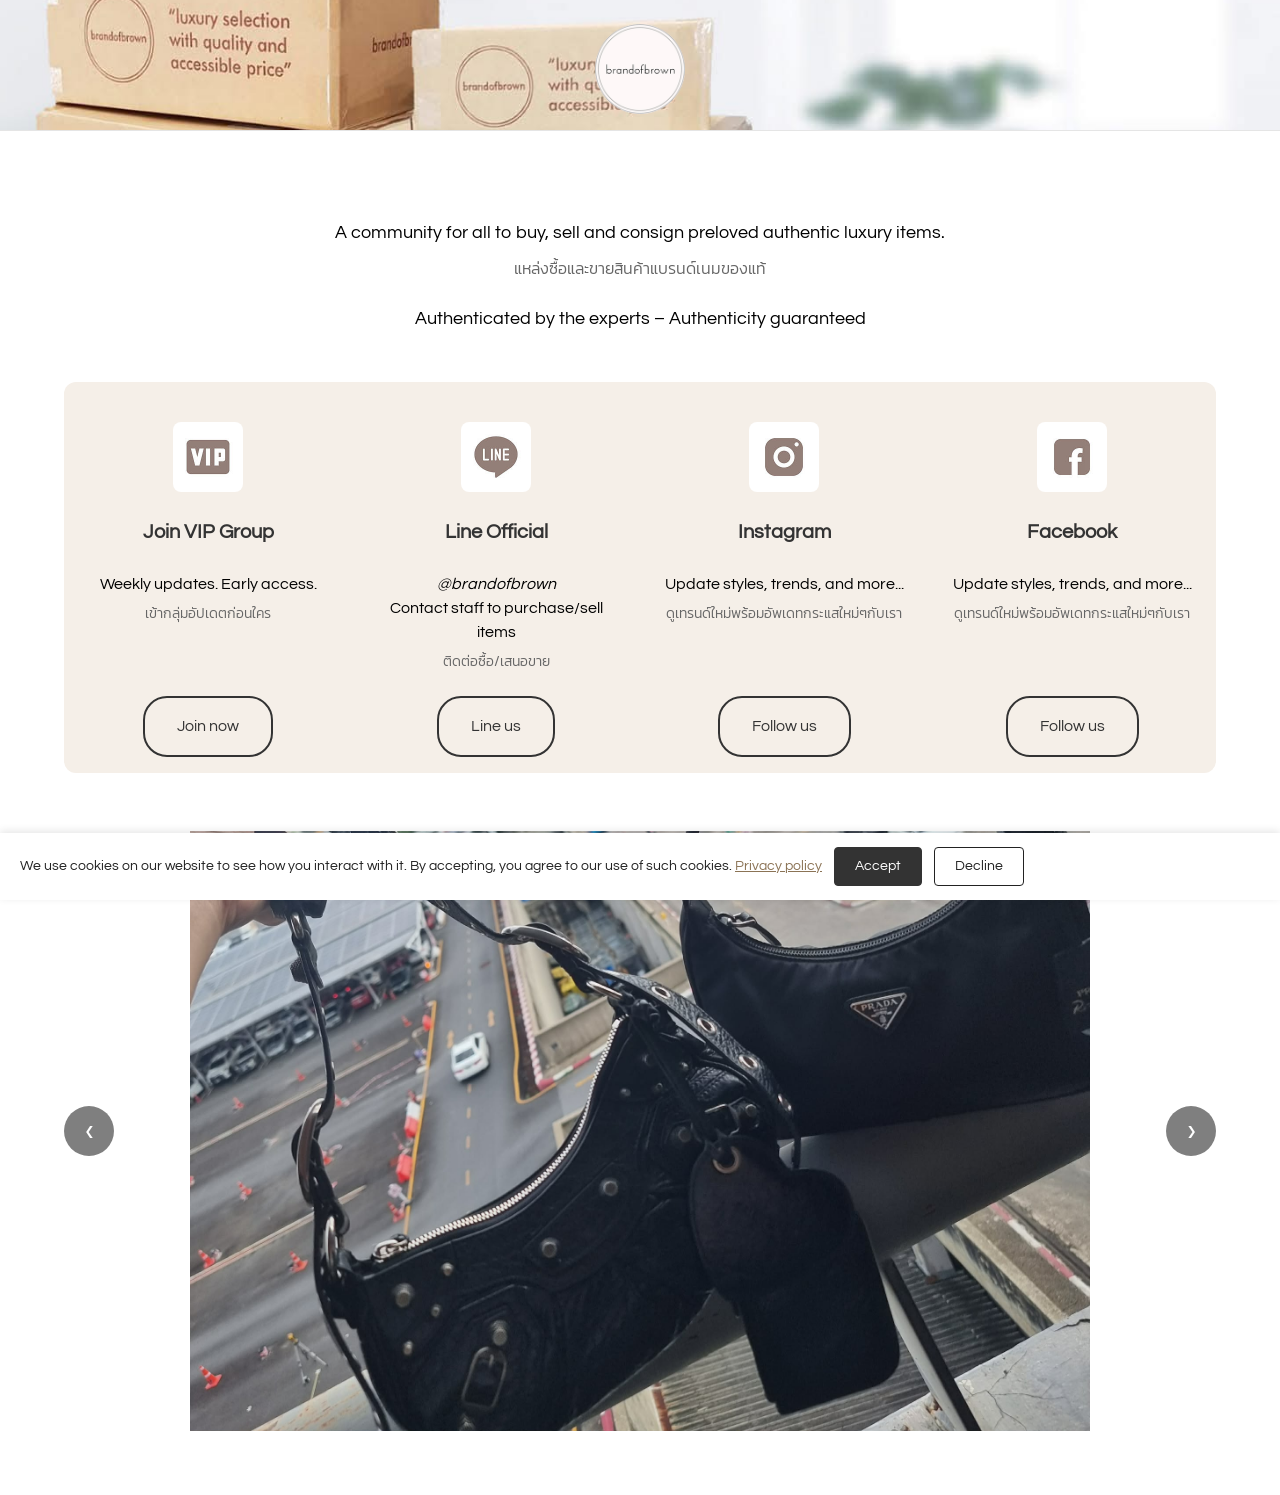
<file: index.html>
<!DOCTYPE html>
<html lang="en">
<head>
  <meta charset="UTF-8">
  <meta name="viewport" content="width=device-width, initial-scale=1.0">
  <meta name="description" content="Contact Brand of Brown - Get in touch via Line, email, Facebook, or Instagram.">
  <meta name="keywords" content="contact Brand of Brown, luxury handbag inquiry, designer bags contact">
  <title>Contact | brandofbrown</title>
  
  <!-- Google Fonts -->
  <link rel="preconnect" href="https://fonts.googleapis.com">
  <link rel="preconnect" href="https://fonts.gstatic.com" crossorigin>
  <link href="https://fonts.googleapis.com/css2?family=Questrial&family=Kanit:wght@300&display=swap" rel="stylesheet">
  
  <!-- Stylesheets -->
  <link rel="stylesheet" href="css/variables.css">
  <link rel="stylesheet" href="css/reset.css">
  <link rel="stylesheet" href="css/layout.css">
  <link rel="stylesheet" href="css/components.css">
  <link rel="stylesheet" href="css/pages.css">
  <link rel="stylesheet" href="css/responsive.css">
  
  <!-- Favicon -->
  <link rel="icon" type="image/png" href="images/logo.png">
</head>
<body>
  <!-- Header -->
  <header class="header">
    <div class="header__top">
      <a href="index.html" class="header__logo">
        <img src="images/logo.png" alt="Brand of Brown" class="header__logo-img">
      </a>
    </div>
  </header>

  <!-- Main Content -->
  <main class="main">
    <div class="container">
      <div class="contact">
        <div class="contact__content">
          <div class="contact__header">
            <p class="contact__header-line1">A community for all to buy, sell and consign preloved authentic luxury items.</p>
            <p class="contact__header-line1-th">แหล่งซื้อและขายสินค้าแบรนด์เนมของแท้</p>
            <p class="contact__header-line2">Authenticated by the experts – Authenticity guaranteed</p>
          </div>

          <!-- Contact Methods -->
          <div class="contact__methods">
            <div class="contact__method">
              <img src="images/icons/vip-icon.jpg" alt="VIP" class="contact__method-icon">
              <h3 class="contact__method-title">Join VIP Group</h3>
              <p class="contact__method-desc">Weekly updates. Early access.</p>
              <p class="contact__method-desc-th">เข้ากลุ่มอัปเดตก่อนใคร</p>
              <a href="https://line.me/ti/g2/maIoxaLZHT61_hj9qjkyZiUA4WyzU8gWsUz3Fw?utm_source=invitation&utm_medium=link_copy&utm_campaign=default" target="_blank" rel="noopener" class="contact__method-button">Join now</a>
            </div>

            <div class="contact__method">
              <img src="images/icons/line-icon.jpg" alt="LINE" class="contact__method-icon">
              <h3 class="contact__method-title">Line Official</h3>
              <p class="contact__method-desc contact__method-username">@brandofbrown</p>
              <p class="contact__method-desc">Contact staff to purchase/sell items</p>
              <p class="contact__method-desc-th">ติดต่อซื้อ/เสนอขาย</p>
              <a href="https://lin.ee/IFitMRs" target="_blank" rel="noopener" class="contact__method-button">Line us</a>
            </div>

            <div class="contact__method">
              <img src="images/icons/instagram-icon.jpg" alt="Instagram" class="contact__method-icon">
              <h3 class="contact__method-title">Instagram</h3>
              <p class="contact__method-desc">Update styles, trends, and more...</p>
              <p class="contact__method-desc-th">ดูเทรนด์ใหม่พร้อมอัพเดทกระแสใหม่ๆกับเรา</p>
              <a href="https://www.instagram.com/brandofbrown" target="_blank" rel="noopener" class="contact__method-button">Follow us</a>
            </div>

            <div class="contact__method">
              <img src="images/icons/facebook-icon.jpg" alt="Facebook" class="contact__method-icon">
              <h3 class="contact__method-title">Facebook</h3>
              <p class="contact__method-desc">Update styles, trends, and more...</p>
              <p class="contact__method-desc-th">ดูเทรนด์ใหม่พร้อมอัพเดทกระแสใหม่ๆกับเรา</p>
              <a href="https://www.facebook.com/brandofbrown" target="_blank" rel="noopener" class="contact__method-button">Follow us</a>
            </div>
          </div>
        </div>
      </div>
    </div>
  </main>

  <!-- Contact Gallery Carousel -->
  <section class="contact-gallery">
    <div class="contact-gallery__carousel">
      <div class="contact-gallery__track">
        <div class="contact-gallery__slide">
          <img src="images/contact/carousel-01.jpeg" alt="Brand of Brown" class="contact-gallery__image">
        </div>
        <div class="contact-gallery__slide">
          <img src="images/contact/carousel-02.jpeg" alt="Brand of Brown" class="contact-gallery__image">
        </div>
        <div class="contact-gallery__slide">
          <img src="images/contact/carousel-03.jpeg" alt="Brand of Brown" class="contact-gallery__image">
        </div>
        <div class="contact-gallery__slide">
          <img src="images/contact/carousel-04.jpeg" alt="Brand of Brown" class="contact-gallery__image">
        </div>
        <div class="contact-gallery__slide">
          <img src="images/contact/carousel-05.jpeg" alt="Brand of Brown" class="contact-gallery__image">
        </div>
        <div class="contact-gallery__slide">
          <img src="images/contact/carousel-06.jpeg" alt="Brand of Brown" class="contact-gallery__image">
        </div>
        <div class="contact-gallery__slide">
          <img src="images/contact/carousel-07.jpeg" alt="Brand of Brown" class="contact-gallery__image">
        </div>
        <div class="contact-gallery__slide">
          <img src="images/contact/carousel-08.jpeg" alt="Brand of Brown" class="contact-gallery__image">
        </div>
        <div class="contact-gallery__slide">
          <img src="images/contact/carousel-09.jpeg" alt="Brand of Brown" class="contact-gallery__image">
        </div>
        <div class="contact-gallery__slide">
          <img src="images/contact/carousel-10.jpeg" alt="Brand of Brown" class="contact-gallery__image">
        </div>
        <div class="contact-gallery__slide">
          <img src="images/contact/carousel-11.jpeg" alt="Brand of Brown" class="contact-gallery__image">
        </div>
        <div class="contact-gallery__slide">
          <img src="images/contact/carousel-12.jpeg" alt="Brand of Brown" class="contact-gallery__image">
        </div>
        <div class="contact-gallery__slide">
          <img src="images/contact/carousel-13.jpeg" alt="Brand of Brown" class="contact-gallery__image">
        </div>
        <div class="contact-gallery__slide">
          <img src="images/contact/carousel-14.jpeg" alt="Brand of Brown" class="contact-gallery__image">
        </div>
        <div class="contact-gallery__slide">
          <img src="images/contact/carousel-15.jpeg" alt="Brand of Brown" class="contact-gallery__image">
        </div>
      </div>
      
      <button class="contact-gallery__nav contact-gallery__nav--prev" aria-label="Previous">‹</button>
      <button class="contact-gallery__nav contact-gallery__nav--next" aria-label="Next">›</button>
    </div>
  </section>

  <!-- JavaScript -->
  <script src="js/config.js"></script>
  <script src="js/navigation.js"></script>
  <script src="js/contact-carousel.js"></script>
  <script src="js/main.js"></script>
  <script src="js/cookie-banner.js" defer></script>
</body>
</html>
</file>
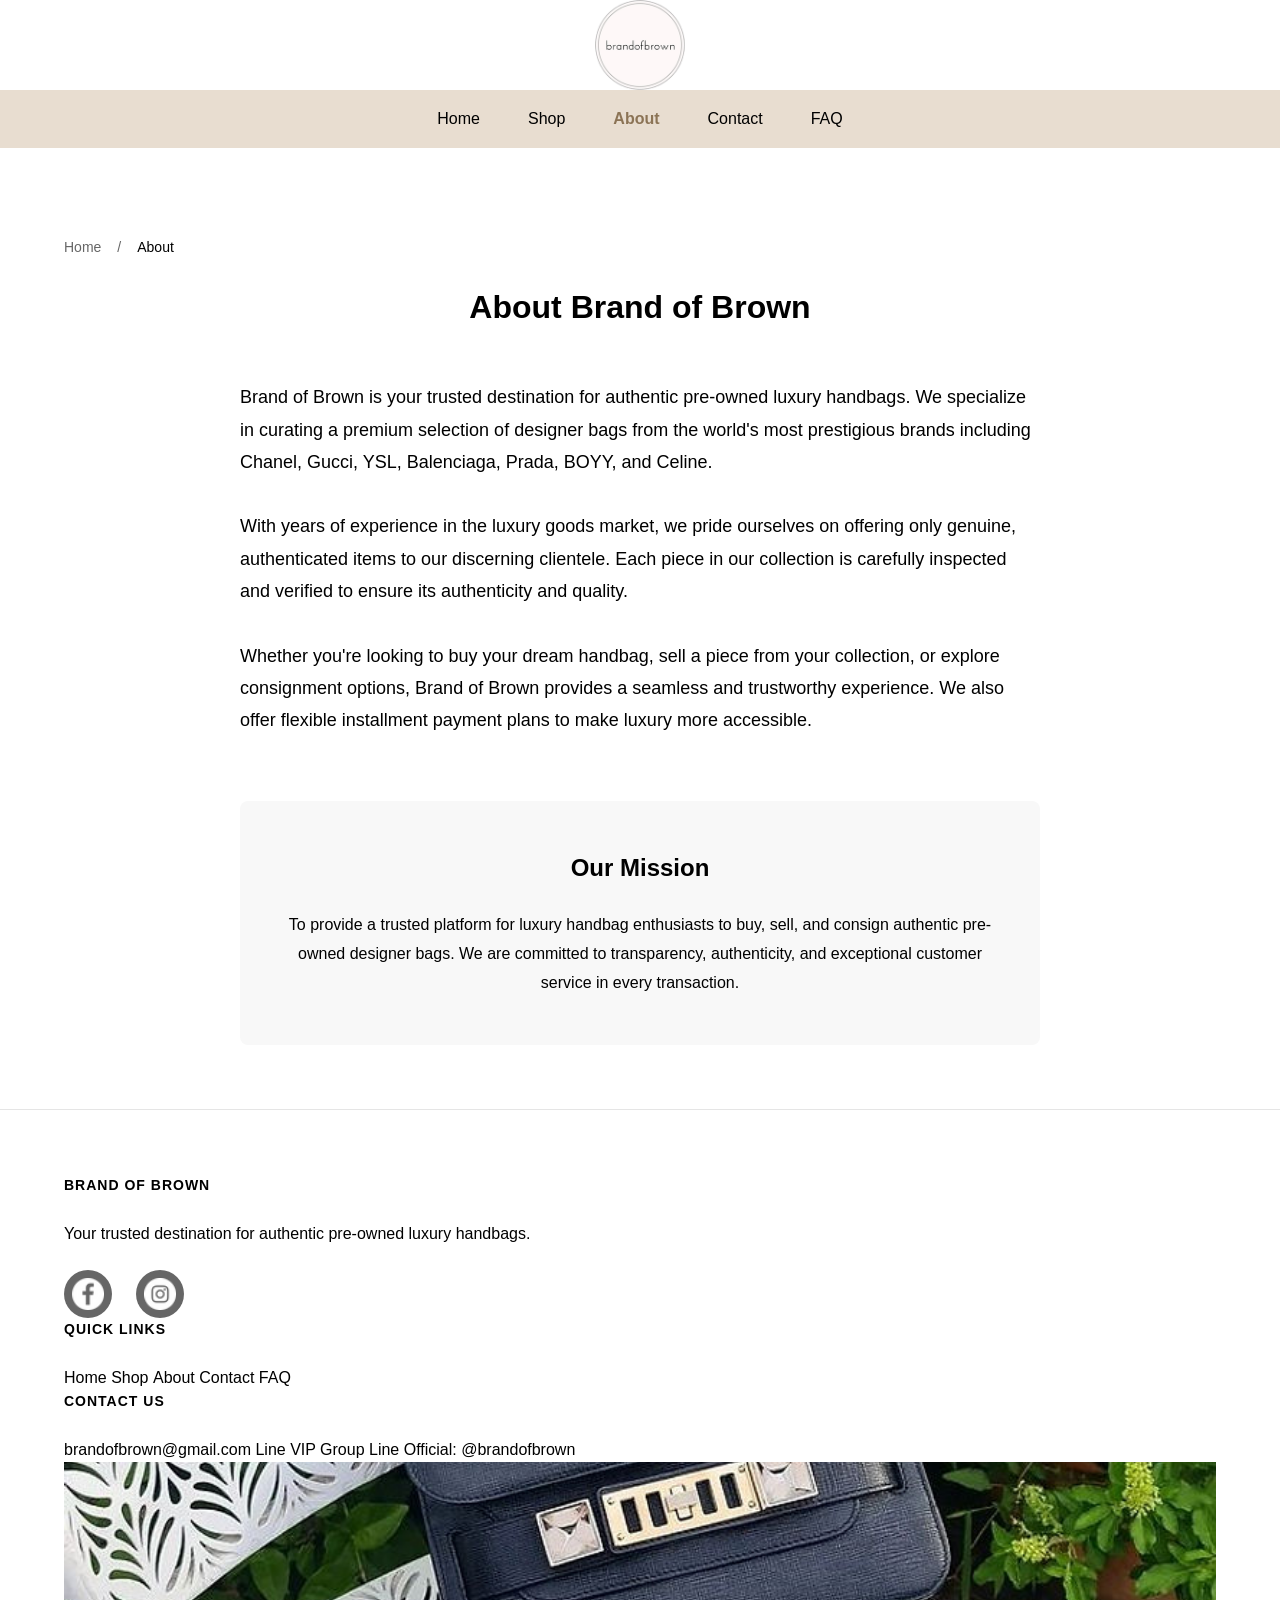
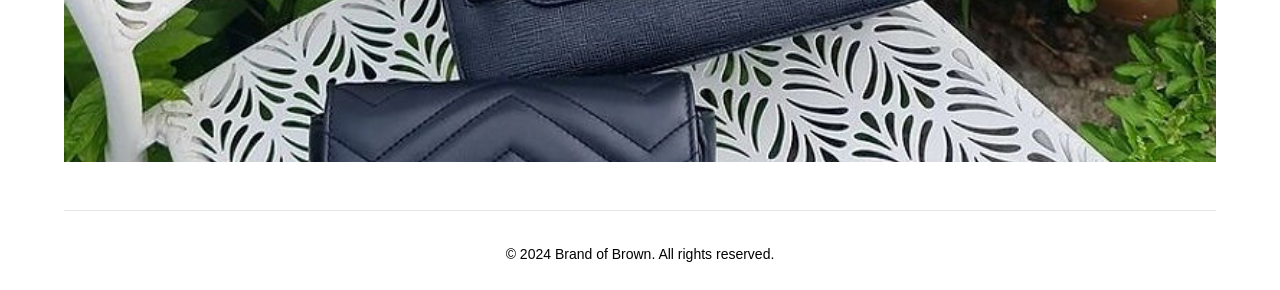
<file: about.html>
<!DOCTYPE html>
<html lang="en">
<head>
  <meta charset="UTF-8">
  <meta name="viewport" content="width=device-width, initial-scale=1.0">
  <meta name="description" content="Learn about Brand of Brown - Your trusted destination for authentic pre-owned luxury handbags.">
  <meta name="keywords" content="about Brand of Brown, luxury handbags, pre-owned designer bags">
  <title>About Us - Brand of Brown</title>
  
  <!-- Stylesheets -->
  <link rel="stylesheet" href="css/variables.css">
  <link rel="stylesheet" href="css/reset.css">
  <link rel="stylesheet" href="css/layout.css">
  <link rel="stylesheet" href="css/components.css">
  <link rel="stylesheet" href="css/pages.css">
  <link rel="stylesheet" href="css/responsive.css">
  
  <!-- Favicon -->
  <link rel="icon" type="image/png" href="images/logo.png">
</head>
<body>
  <!-- Header -->
  <header class="header">
    <div class="header__container">
      <a href="index.html" class="header__logo">
        <img src="images/logo.png" alt="Brand of Brown" class="header__logo-img">
      </a>
      
      <nav class="header__nav" id="mainNav">
        <ul class="header__nav-list">
          <li><a href="index.html" class="header__nav-item">Home</a></li>
          <li><a href="shop.html" class="header__nav-item">Shop</a></li>
          <li><a href="about.html" class="header__nav-item header__nav-item--active">About</a></li>
          <li><a href="contact.html" class="header__nav-item">Contact</a></li>
          <li><a href="faq.html" class="header__nav-item">FAQ</a></li>
        </ul>
      </nav>
      
      <button class="header__menu-toggle" id="menuToggle" aria-label="Toggle menu">
        <span></span>
        <span></span>
        <span></span>
      </button>
    </div>
  </header>

  <!-- Main Content -->
  <main class="main">
    <div class="container">
      <div class="about">
        <!-- Breadcrumb -->
        <nav class="breadcrumb">
          <a href="index.html" class="breadcrumb__link">Home</a>
          <span class="breadcrumb__separator">/</span>
          <span class="breadcrumb__current">About</span>
        </nav>

        <div class="about__content">
          <h1 class="about__title">About Brand of Brown</h1>
          
          <p class="about__text">
            Brand of Brown is your trusted destination for authentic pre-owned luxury handbags. We specialize in curating a premium selection of designer bags from the world's most prestigious brands including Chanel, Gucci, YSL, Balenciaga, Prada, BOYY, and Celine.
          </p>
          
          <p class="about__text">
            With years of experience in the luxury goods market, we pride ourselves on offering only genuine, authenticated items to our discerning clientele. Each piece in our collection is carefully inspected and verified to ensure its authenticity and quality.
          </p>
          
          <p class="about__text">
            Whether you're looking to buy your dream handbag, sell a piece from your collection, or explore consignment options, Brand of Brown provides a seamless and trustworthy experience. We also offer flexible installment payment plans to make luxury more accessible.
          </p>

          <div class="about__mission">
            <h2 class="about__mission-title">Our Mission</h2>
            <p class="about__mission-text">
              To provide a trusted platform for luxury handbag enthusiasts to buy, sell, and consign authentic pre-owned designer bags. We are committed to transparency, authenticity, and exceptional customer service in every transaction.
            </p>
          </div>
        </div>
      </div>
    </div>
  </main>

  <!-- Footer -->
  <footer class="footer">
    <div class="footer__container">
      <div class="footer__content">
        <div class="footer__section">
          <h3 class="footer__section-title">Brand of Brown</h3>
          <p>Your trusted destination for authentic pre-owned luxury handbags.</p>
          <div class="footer__social">
            <a href="https://www.facebook.com/brandofbrown" target="_blank" rel="noopener" class="footer__social-link">
              <img src="images/icons/facebook.png" alt="Facebook" class="footer__social-icon">
            </a>
            <a href="https://www.instagram.com/brandofbrown" target="_blank" rel="noopener" class="footer__social-link">
              <img src="images/icons/instagram.png" alt="Instagram" class="footer__social-icon">
            </a>
          </div>
        </div>
        
        <div class="footer__section">
          <h3 class="footer__section-title">Quick Links</h3>
          <nav class="footer__links">
            <a href="index.html" class="footer__link">Home</a>
            <a href="shop.html" class="footer__link">Shop</a>
            <a href="about.html" class="footer__link">About</a>
            <a href="contact.html" class="footer__link">Contact</a>
            <a href="faq.html" class="footer__link">FAQ</a>
          </nav>
        </div>
        
        <div class="footer__section">
          <h3 class="footer__section-title">Contact Us</h3>
          <div class="footer__links">
            <a href="mailto:brandofbrown@gmail.com" class="footer__link">brandofbrown@gmail.com</a>
            <a href="https://bit.ly/2KdmlqO" target="_blank" rel="noopener" class="footer__link">Line VIP Group</a>
            <a href="https://lin.ee/IFitMRs" target="_blank" rel="noopener" class="footer__link">Line Official: @brandofbrown</a>
          </div>
        </div>
      </div>
      
      <div class="footer__banner">
        <img src="images/footer-banner.jpg" alt="Brand of Brown" class="footer__banner-img">
      </div>
      
      <div class="footer__bottom">
        <p>&copy; 2024 Brand of Brown. All rights reserved.</p>
      </div>
    </div>
  </footer>

  <!-- JavaScript -->
  <script src="js/config.js"></script>
  <script src="js/navigation.js"></script>
  <script src="js/main.js"></script>
</body>
</html>
</file>
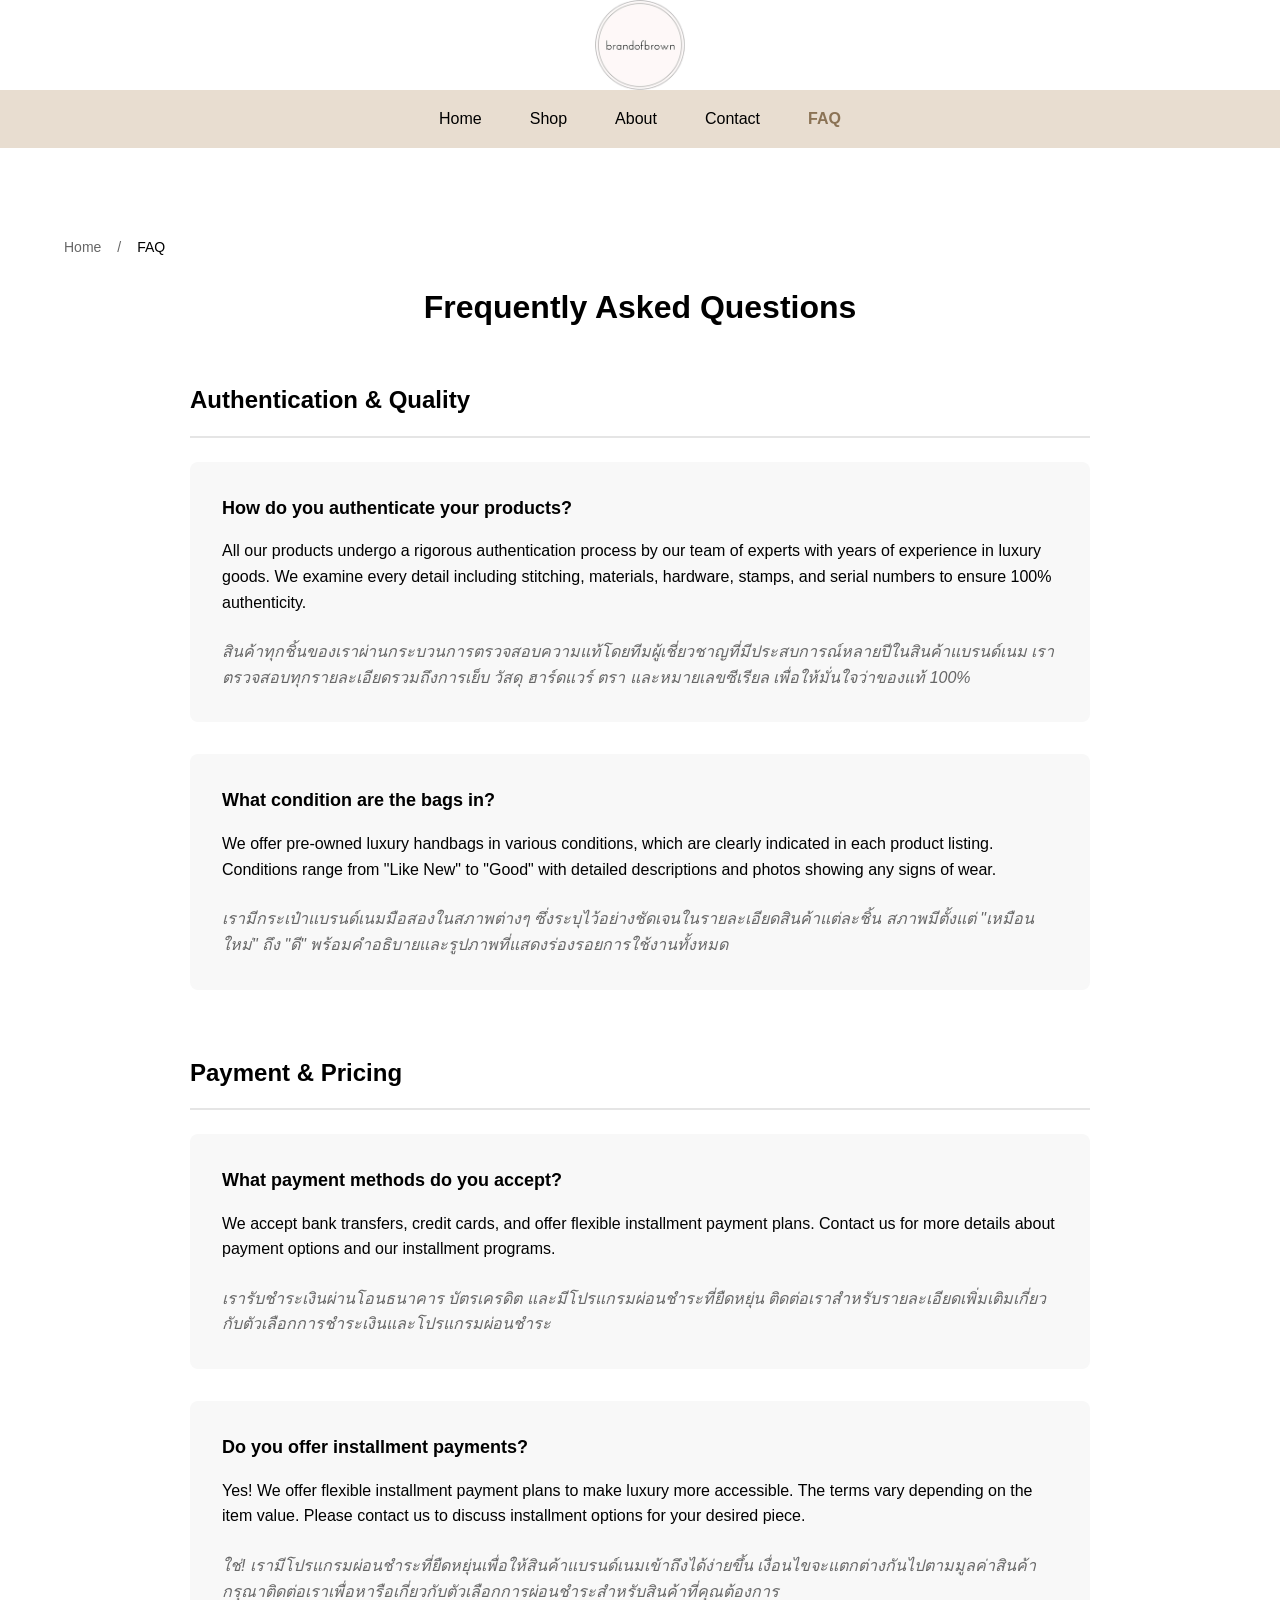
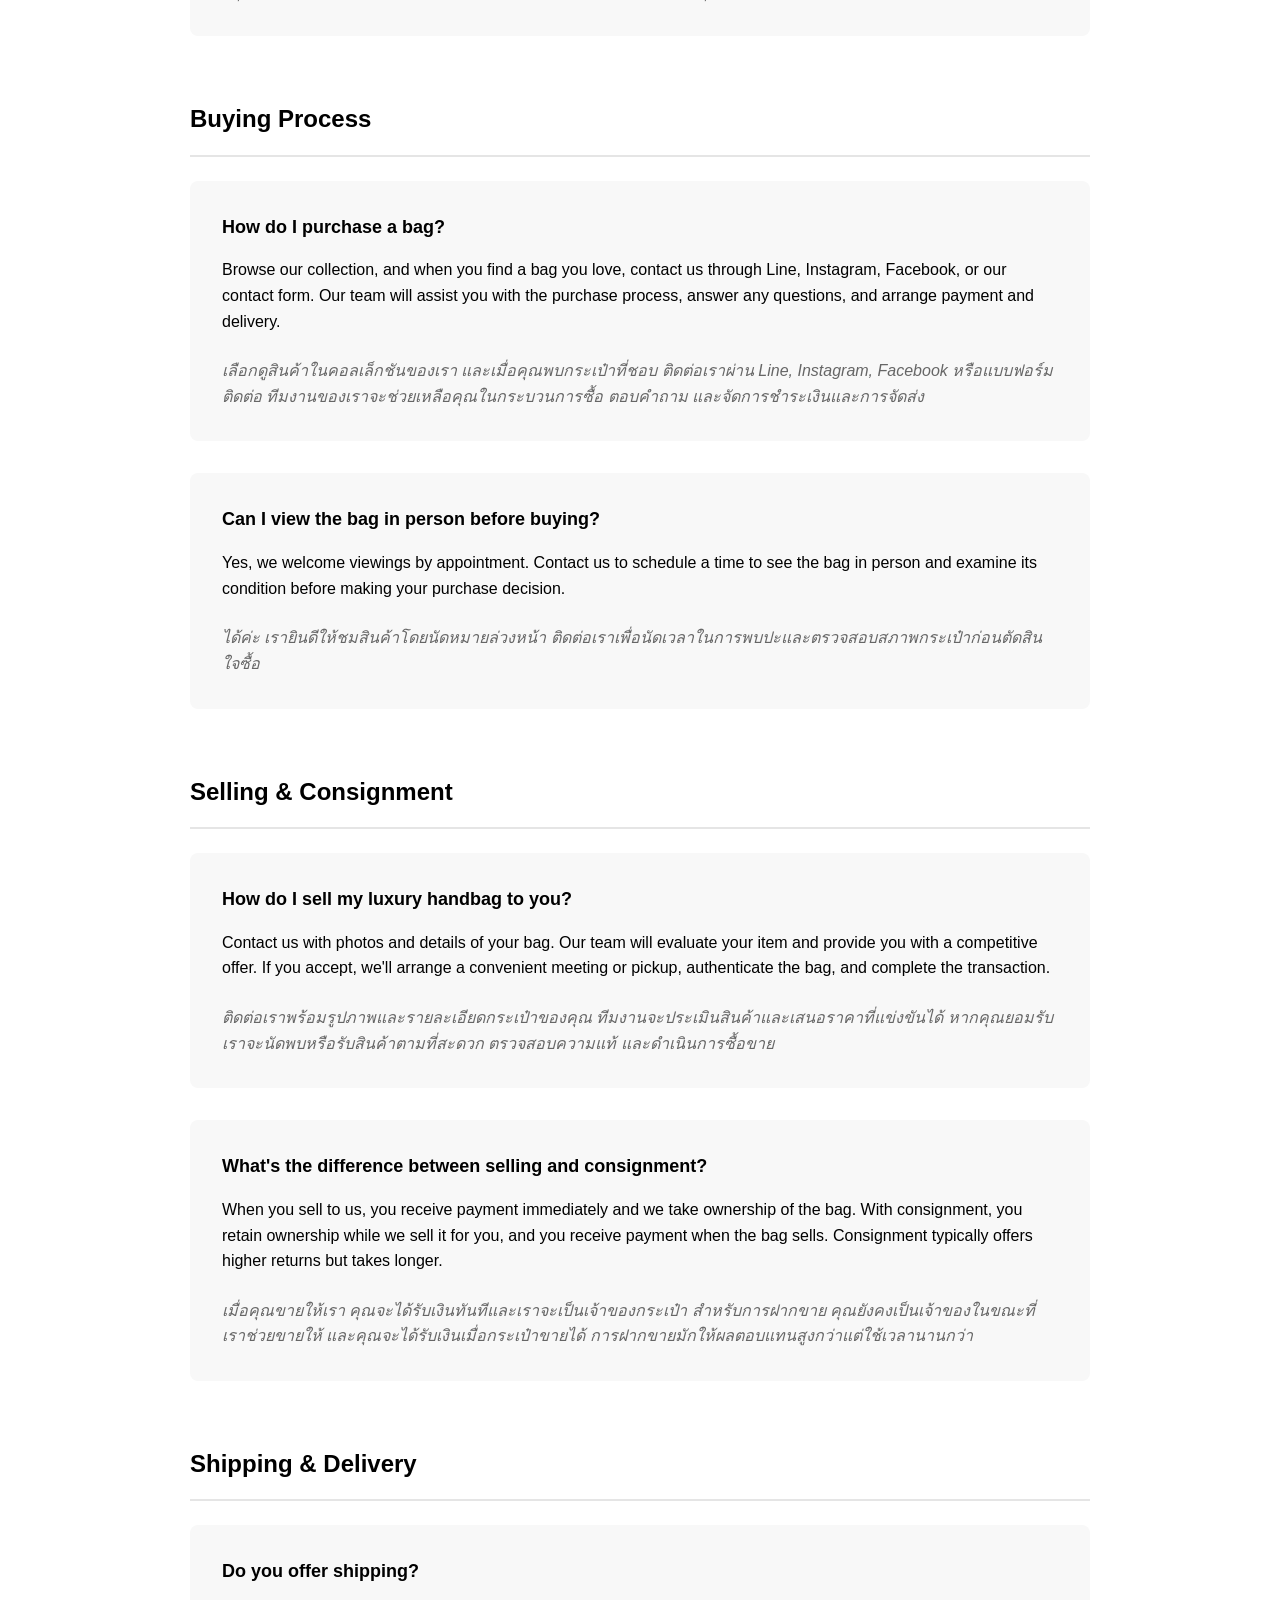
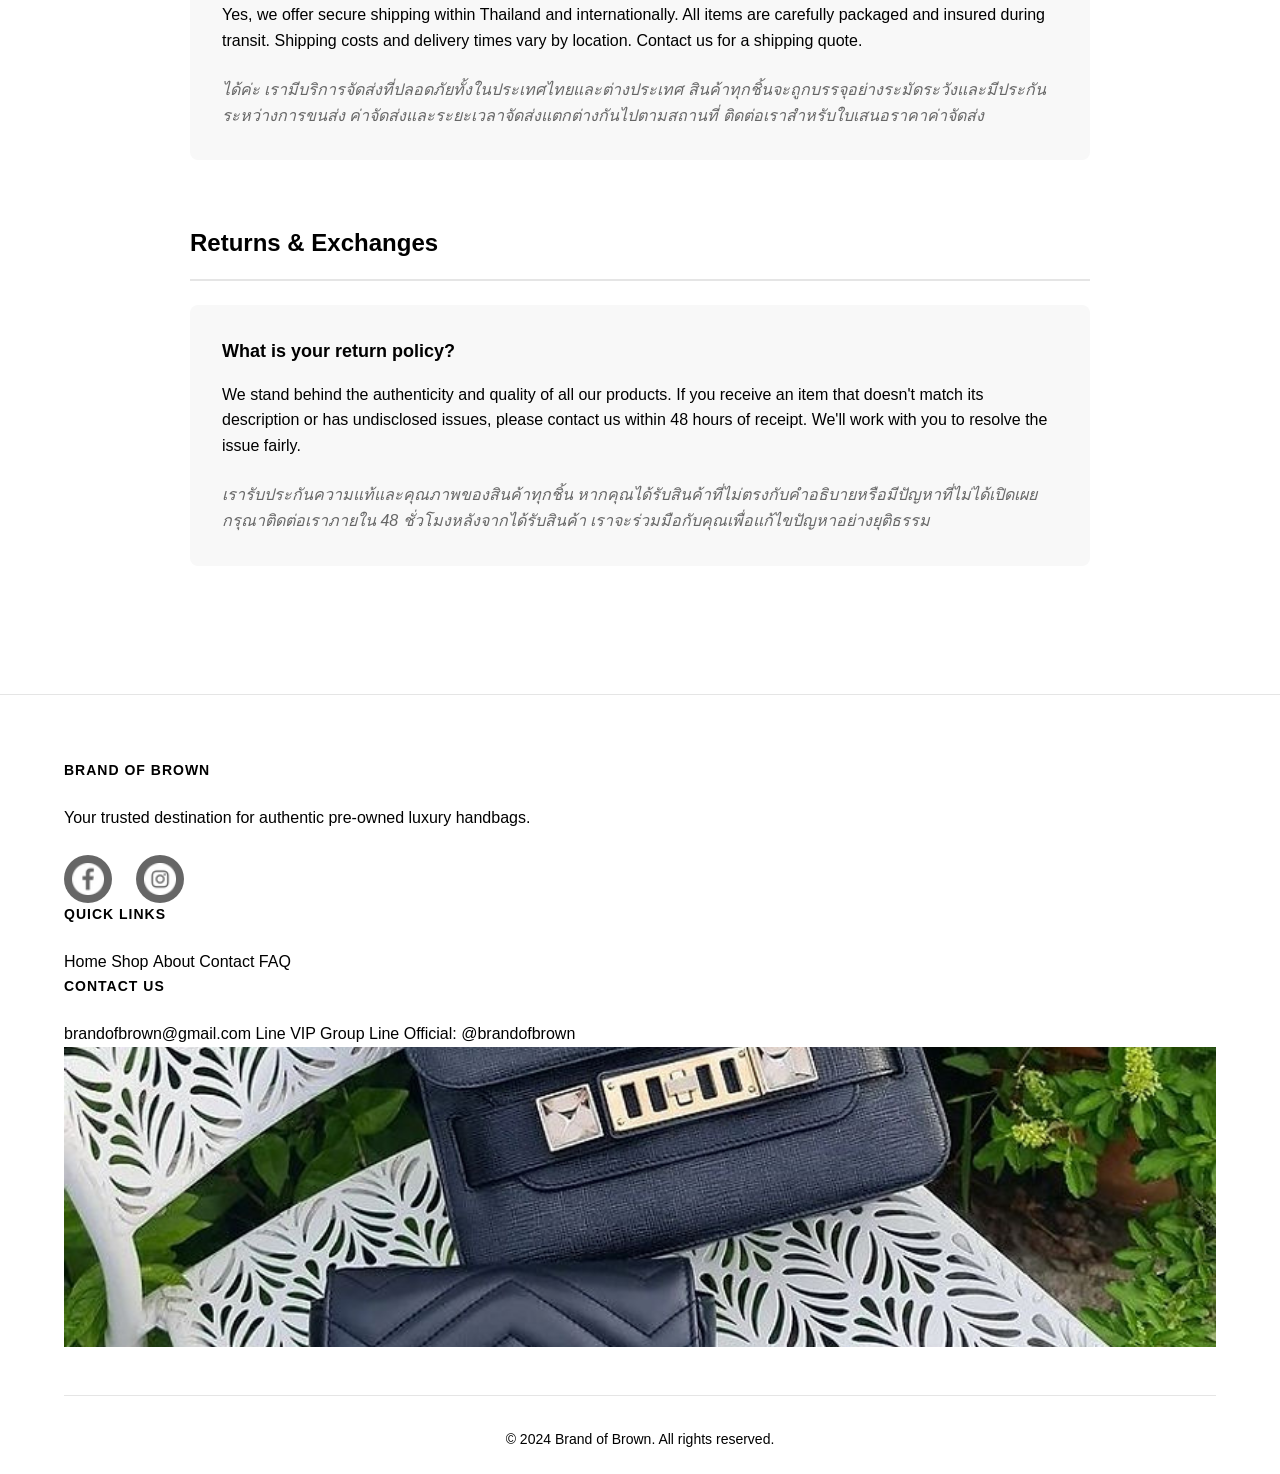
<file: faq.html>
<!DOCTYPE html>
<html lang="en">
<head>
  <meta charset="UTF-8">
  <meta name="viewport" content="width=device-width, initial-scale=1.0">
  <meta name="description" content="Frequently Asked Questions about Brand of Brown - Learn about authentication, payment, shipping, and more.">
  <meta name="keywords" content="Brand of Brown FAQ, luxury handbag questions, authentication, payment">
  <title>FAQ - Brand of Brown</title>
  
  <!-- Stylesheets -->
  <link rel="stylesheet" href="css/variables.css">
  <link rel="stylesheet" href="css/reset.css">
  <link rel="stylesheet" href="css/layout.css">
  <link rel="stylesheet" href="css/components.css">
  <link rel="stylesheet" href="css/pages.css">
  <link rel="stylesheet" href="css/responsive.css">
  
  <!-- Favicon -->
  <link rel="icon" type="image/png" href="images/logo.png">
</head>
<body>
  <!-- Header -->
  <header class="header">
    <div class="header__container">
      <a href="index.html" class="header__logo">
        <img src="images/logo.png" alt="Brand of Brown" class="header__logo-img">
      </a>
      
      <nav class="header__nav" id="mainNav">
        <ul class="header__nav-list">
          <li><a href="index.html" class="header__nav-item">Home</a></li>
          <li><a href="shop.html" class="header__nav-item">Shop</a></li>
          <li><a href="about.html" class="header__nav-item">About</a></li>
          <li><a href="contact.html" class="header__nav-item">Contact</a></li>
          <li><a href="faq.html" class="header__nav-item header__nav-item--active">FAQ</a></li>
        </ul>
      </nav>
      
      <button class="header__menu-toggle" id="menuToggle" aria-label="Toggle menu">
        <span></span>
        <span></span>
        <span></span>
      </button>
    </div>
  </header>

  <!-- Main Content -->
  <main class="main">
    <div class="container">
      <div class="faq">
        <!-- Breadcrumb -->
        <nav class="breadcrumb">
          <a href="index.html" class="breadcrumb__link">Home</a>
          <span class="breadcrumb__separator">/</span>
          <span class="breadcrumb__current">FAQ</span>
        </nav>

        <div class="faq__content">
          <h1 class="faq__title">Frequently Asked Questions</h1>

          <!-- Authentication Section -->
          <section class="faq__section">
            <h2 class="faq__section-title">Authentication & Quality</h2>
            <div class="faq__items">
              <div class="faq__item">
                <h3 class="faq__question">How do you authenticate your products?</h3>
                <div class="faq__answer faq__answer--bilingual">
                  <p class="faq__answer-en">
                    All our products undergo a rigorous authentication process by our team of experts with years of experience in luxury goods. We examine every detail including stitching, materials, hardware, stamps, and serial numbers to ensure 100% authenticity.
                  </p>
                  <p class="faq__answer-th">
                    สินค้าทุกชิ้นของเราผ่านกระบวนการตรวจสอบความแท้โดยทีมผู้เชี่ยวชาญที่มีประสบการณ์หลายปีในสินค้าแบรนด์เนม เราตรวจสอบทุกรายละเอียดรวมถึงการเย็บ วัสดุ ฮาร์ดแวร์ ตรา และหมายเลขซีเรียล เพื่อให้มั่นใจว่าของแท้ 100%
                  </p>
                </div>
              </div>

              <div class="faq__item">
                <h3 class="faq__question">What condition are the bags in?</h3>
                <div class="faq__answer faq__answer--bilingual">
                  <p class="faq__answer-en">
                    We offer pre-owned luxury handbags in various conditions, which are clearly indicated in each product listing. Conditions range from "Like New" to "Good" with detailed descriptions and photos showing any signs of wear.
                  </p>
                  <p class="faq__answer-th">
                    เรามีกระเป๋าแบรนด์เนมมือสองในสภาพต่างๆ ซึ่งระบุไว้อย่างชัดเจนในรายละเอียดสินค้าแต่ละชิ้น สภาพมีตั้งแต่ "เหมือนใหม่" ถึง "ดี" พร้อมคำอธิบายและรูปภาพที่แสดงร่องรอยการใช้งานทั้งหมด
                  </p>
                </div>
              </div>
            </div>
          </section>

          <!-- Payment Section -->
          <section class="faq__section">
            <h2 class="faq__section-title">Payment & Pricing</h2>
            <div class="faq__items">
              <div class="faq__item">
                <h3 class="faq__question">What payment methods do you accept?</h3>
                <div class="faq__answer faq__answer--bilingual">
                  <p class="faq__answer-en">
                    We accept bank transfers, credit cards, and offer flexible installment payment plans. Contact us for more details about payment options and our installment programs.
                  </p>
                  <p class="faq__answer-th">
                    เรารับชำระเงินผ่านโอนธนาคาร บัตรเครดิต และมีโปรแกรมผ่อนชำระที่ยืดหยุ่น ติดต่อเราสำหรับรายละเอียดเพิ่มเติมเกี่ยวกับตัวเลือกการชำระเงินและโปรแกรมผ่อนชำระ
                  </p>
                </div>
              </div>

              <div class="faq__item">
                <h3 class="faq__question">Do you offer installment payments?</h3>
                <div class="faq__answer faq__answer--bilingual">
                  <p class="faq__answer-en">
                    Yes! We offer flexible installment payment plans to make luxury more accessible. The terms vary depending on the item value. Please contact us to discuss installment options for your desired piece.
                  </p>
                  <p class="faq__answer-th">
                    ใช่! เรามีโปรแกรมผ่อนชำระที่ยืดหยุ่นเพื่อให้สินค้าแบรนด์เนมเข้าถึงได้ง่ายขึ้น เงื่อนไขจะแตกต่างกันไปตามมูลค่าสินค้า กรุณาติดต่อเราเพื่อหารือเกี่ยวกับตัวเลือกการผ่อนชำระสำหรับสินค้าที่คุณต้องการ
                  </p>
                </div>
              </div>
            </div>
          </section>

          <!-- Buying Section -->
          <section class="faq__section">
            <h2 class="faq__section-title">Buying Process</h2>
            <div class="faq__items">
              <div class="faq__item">
                <h3 class="faq__question">How do I purchase a bag?</h3>
                <div class="faq__answer faq__answer--bilingual">
                  <p class="faq__answer-en">
                    Browse our collection, and when you find a bag you love, contact us through Line, Instagram, Facebook, or our contact form. Our team will assist you with the purchase process, answer any questions, and arrange payment and delivery.
                  </p>
                  <p class="faq__answer-th">
                    เลือกดูสินค้าในคอลเล็กชันของเรา และเมื่อคุณพบกระเป๋าที่ชอบ ติดต่อเราผ่าน Line, Instagram, Facebook หรือแบบฟอร์มติดต่อ ทีมงานของเราจะช่วยเหลือคุณในกระบวนการซื้อ ตอบคำถาม และจัดการชำระเงินและการจัดส่ง
                  </p>
                </div>
              </div>

              <div class="faq__item">
                <h3 class="faq__question">Can I view the bag in person before buying?</h3>
                <div class="faq__answer faq__answer--bilingual">
                  <p class="faq__answer-en">
                    Yes, we welcome viewings by appointment. Contact us to schedule a time to see the bag in person and examine its condition before making your purchase decision.
                  </p>
                  <p class="faq__answer-th">
                    ได้ค่ะ เรายินดีให้ชมสินค้าโดยนัดหมายล่วงหน้า ติดต่อเราเพื่อนัดเวลาในการพบปะและตรวจสอบสภาพกระเป๋าก่อนตัดสินใจซื้อ
                  </p>
                </div>
              </div>
            </div>
          </section>

          <!-- Selling Section -->
          <section class="faq__section">
            <h2 class="faq__section-title">Selling & Consignment</h2>
            <div class="faq__items">
              <div class="faq__item">
                <h3 class="faq__question">How do I sell my luxury handbag to you?</h3>
                <div class="faq__answer faq__answer--bilingual">
                  <p class="faq__answer-en">
                    Contact us with photos and details of your bag. Our team will evaluate your item and provide you with a competitive offer. If you accept, we'll arrange a convenient meeting or pickup, authenticate the bag, and complete the transaction.
                  </p>
                  <p class="faq__answer-th">
                    ติดต่อเราพร้อมรูปภาพและรายละเอียดกระเป๋าของคุณ ทีมงานจะประเมินสินค้าและเสนอราคาที่แข่งขันได้ หากคุณยอมรับ เราจะนัดพบหรือรับสินค้าตามที่สะดวก ตรวจสอบความแท้ และดำเนินการซื้อขาย
                  </p>
                </div>
              </div>

              <div class="faq__item">
                <h3 class="faq__question">What's the difference between selling and consignment?</h3>
                <div class="faq__answer faq__answer--bilingual">
                  <p class="faq__answer-en">
                    When you sell to us, you receive payment immediately and we take ownership of the bag. With consignment, you retain ownership while we sell it for you, and you receive payment when the bag sells. Consignment typically offers higher returns but takes longer.
                  </p>
                  <p class="faq__answer-th">
                    เมื่อคุณขายให้เรา คุณจะได้รับเงินทันทีและเราจะเป็นเจ้าของกระเป๋า สำหรับการฝากขาย คุณยังคงเป็นเจ้าของในขณะที่เราช่วยขายให้ และคุณจะได้รับเงินเมื่อกระเป๋าขายได้ การฝากขายมักให้ผลตอบแทนสูงกว่าแต่ใช้เวลานานกว่า
                  </p>
                </div>
              </div>
            </div>
          </section>

          <!-- Shipping Section -->
          <section class="faq__section">
            <h2 class="faq__section-title">Shipping & Delivery</h2>
            <div class="faq__items">
              <div class="faq__item">
                <h3 class="faq__question">Do you offer shipping?</h3>
                <div class="faq__answer faq__answer--bilingual">
                  <p class="faq__answer-en">
                    Yes, we offer secure shipping within Thailand and internationally. All items are carefully packaged and insured during transit. Shipping costs and delivery times vary by location. Contact us for a shipping quote.
                  </p>
                  <p class="faq__answer-th">
                    ได้ค่ะ เรามีบริการจัดส่งที่ปลอดภัยทั้งในประเทศไทยและต่างประเทศ สินค้าทุกชิ้นจะถูกบรรจุอย่างระมัดระวังและมีประกันระหว่างการขนส่ง ค่าจัดส่งและระยะเวลาจัดส่งแตกต่างกันไปตามสถานที่ ติดต่อเราสำหรับใบเสนอราคาค่าจัดส่ง
                  </p>
                </div>
              </div>
            </div>
          </section>

          <!-- Returns Section -->
          <section class="faq__section">
            <h2 class="faq__section-title">Returns & Exchanges</h2>
            <div class="faq__items">
              <div class="faq__item">
                <h3 class="faq__question">What is your return policy?</h3>
                <div class="faq__answer faq__answer--bilingual">
                  <p class="faq__answer-en">
                    We stand behind the authenticity and quality of all our products. If you receive an item that doesn't match its description or has undisclosed issues, please contact us within 48 hours of receipt. We'll work with you to resolve the issue fairly.
                  </p>
                  <p class="faq__answer-th">
                    เรารับประกันความแท้และคุณภาพของสินค้าทุกชิ้น หากคุณได้รับสินค้าที่ไม่ตรงกับคำอธิบายหรือมีปัญหาที่ไม่ได้เปิดเผย กรุณาติดต่อเราภายใน 48 ชั่วโมงหลังจากได้รับสินค้า เราจะร่วมมือกับคุณเพื่อแก้ไขปัญหาอย่างยุติธรรม
                  </p>
                </div>
              </div>
            </div>
          </section>
        </div>
      </div>
    </div>
  </main>

  <!-- Footer -->
  <footer class="footer">
    <div class="footer__container">
      <div class="footer__content">
        <div class="footer__section">
          <h3 class="footer__section-title">Brand of Brown</h3>
          <p>Your trusted destination for authentic pre-owned luxury handbags.</p>
          <div class="footer__social">
            <a href="https://www.facebook.com/brandofbrown" target="_blank" rel="noopener" class="footer__social-link">
              <img src="images/icons/facebook.png" alt="Facebook" class="footer__social-icon">
            </a>
            <a href="https://www.instagram.com/brandofbrown" target="_blank" rel="noopener" class="footer__social-link">
              <img src="images/icons/instagram.png" alt="Instagram" class="footer__social-icon">
            </a>
          </div>
        </div>
        
        <div class="footer__section">
          <h3 class="footer__section-title">Quick Links</h3>
          <nav class="footer__links">
            <a href="index.html" class="footer__link">Home</a>
            <a href="shop.html" class="footer__link">Shop</a>
            <a href="about.html" class="footer__link">About</a>
            <a href="contact.html" class="footer__link">Contact</a>
            <a href="faq.html" class="footer__link">FAQ</a>
          </nav>
        </div>
        
        <div class="footer__section">
          <h3 class="footer__section-title">Contact Us</h3>
          <div class="footer__links">
            <a href="mailto:brandofbrown@gmail.com" class="footer__link">brandofbrown@gmail.com</a>
            <a href="https://bit.ly/2KdmlqO" target="_blank" rel="noopener" class="footer__link">Line VIP Group</a>
            <a href="https://lin.ee/IFitMRs" target="_blank" rel="noopener" class="footer__link">Line Official: @brandofbrown</a>
          </div>
        </div>
      </div>
      
      <div class="footer__banner">
        <img src="images/footer-banner.jpg" alt="Brand of Brown" class="footer__banner-img">
      </div>
      
      <div class="footer__bottom">
        <p>&copy; 2024 Brand of Brown. All rights reserved.</p>
      </div>
    </div>
  </footer>

  <!-- JavaScript -->
  <script src="js/config.js"></script>
  <script src="js/navigation.js"></script>
  <script src="js/main.js"></script>
</body>
</html>
</file>
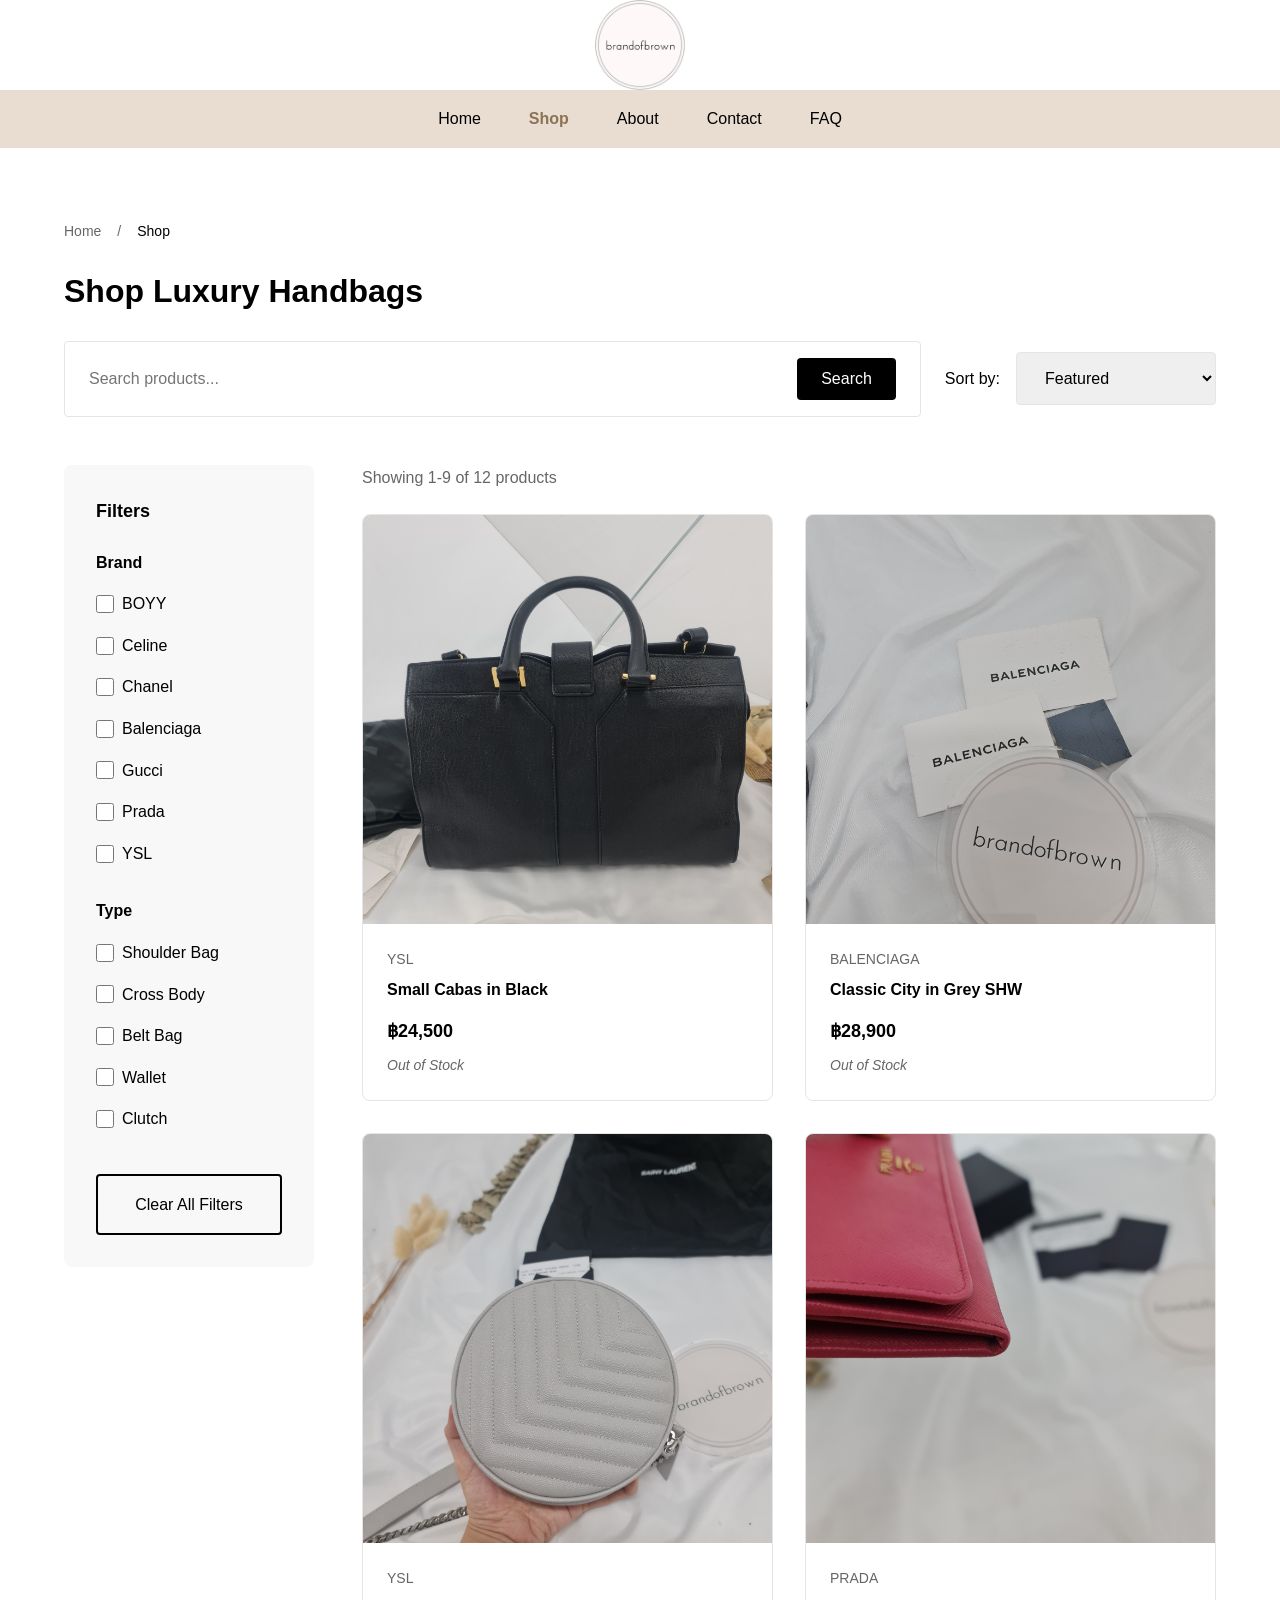
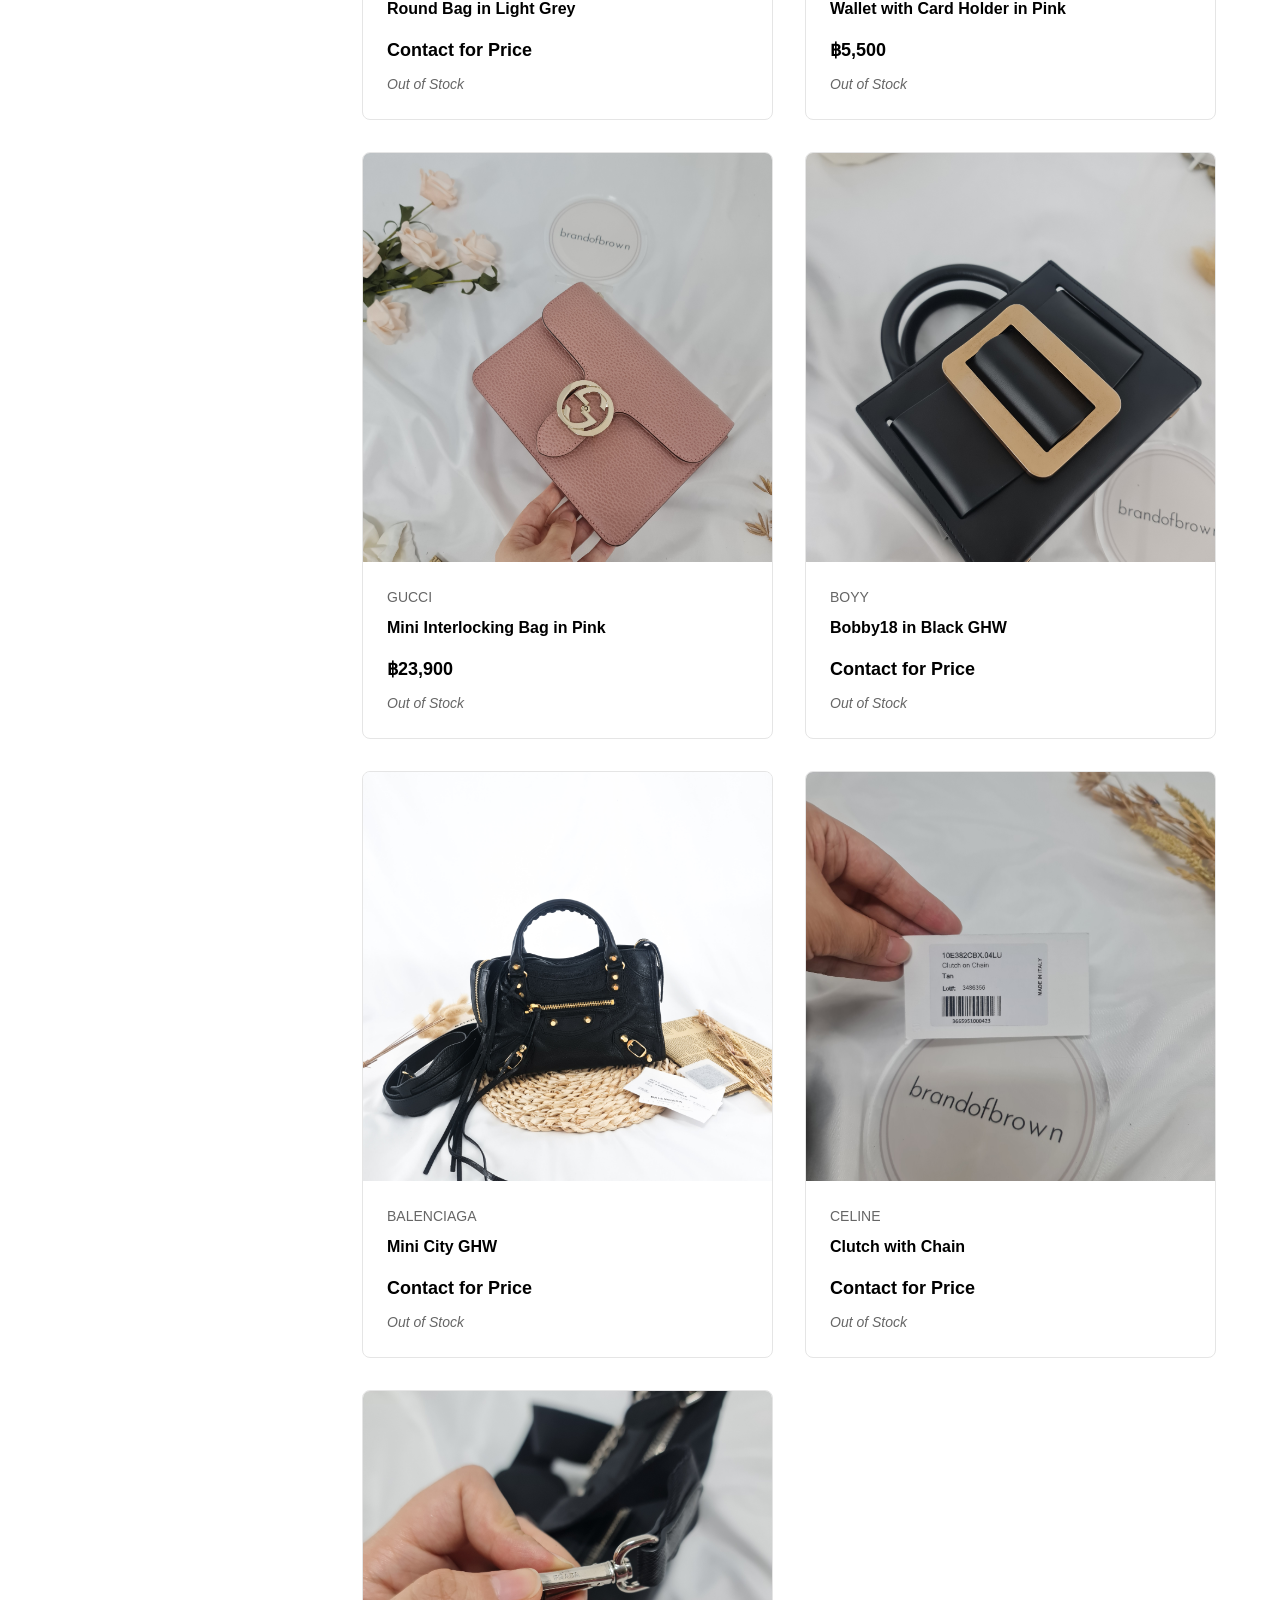
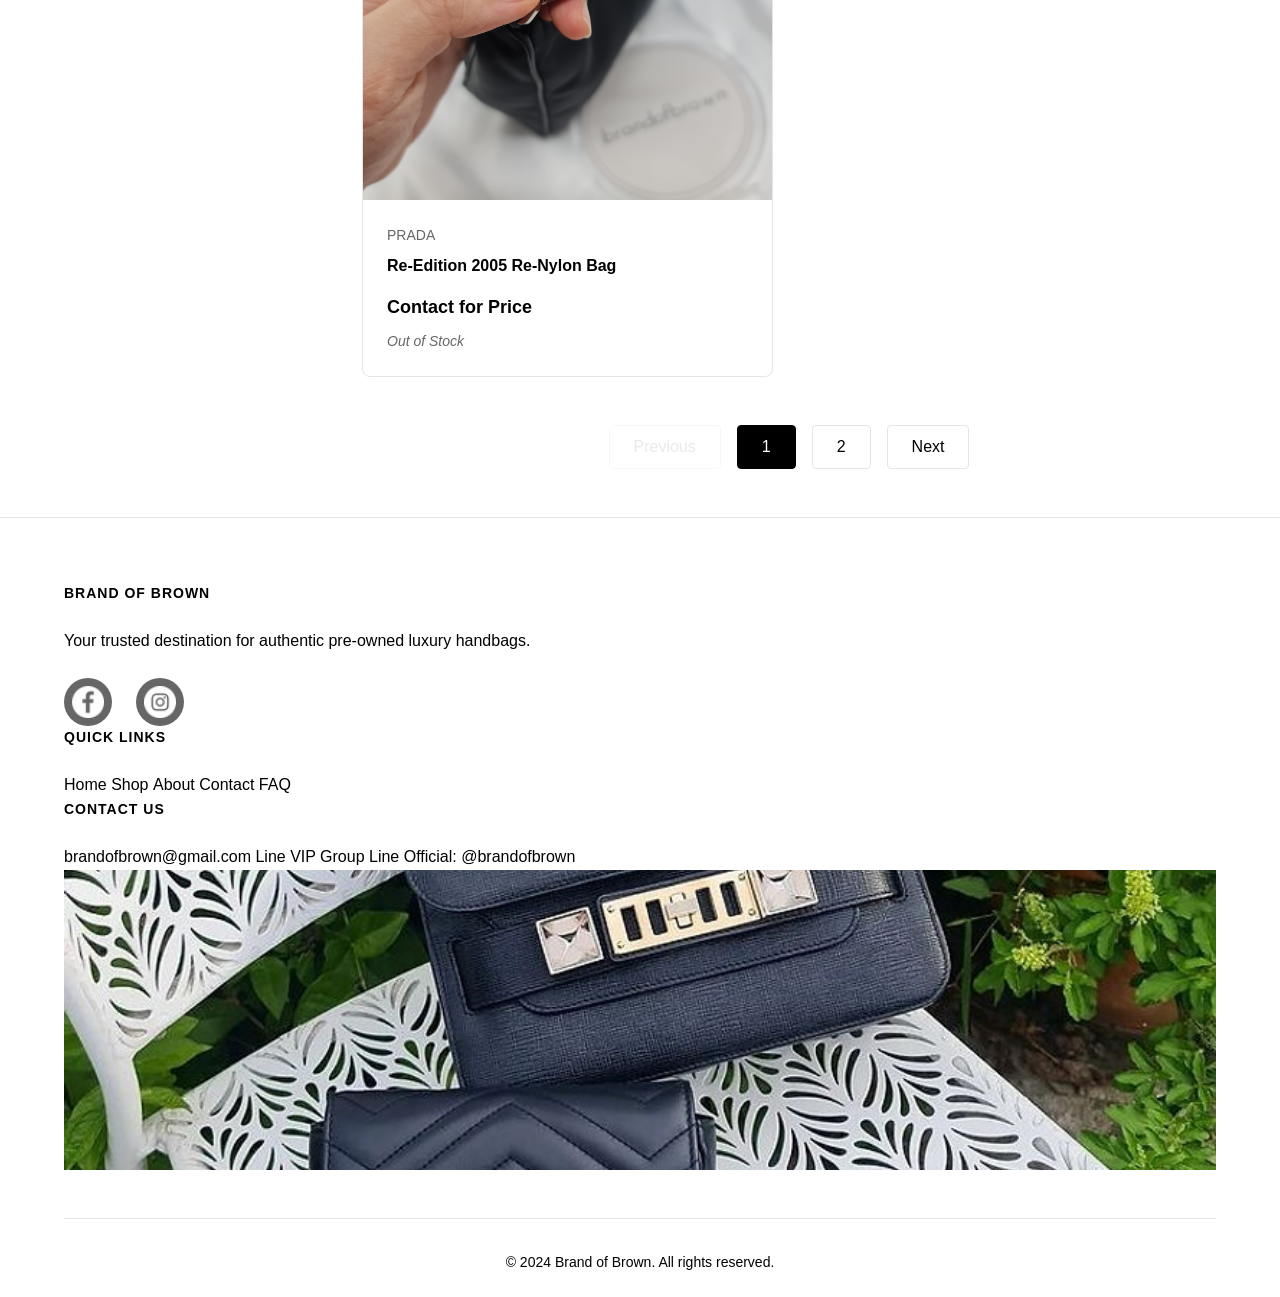
<file: shop.html>
<!DOCTYPE html>
<html lang="en">
<head>
  <meta charset="UTF-8">
  <meta name="viewport" content="width=device-width, initial-scale=1.0">
  <meta name="description" content="Shop authentic pre-owned luxury handbags from Chanel, Gucci, YSL, Balenciaga, Prada, BOYY, and Celine at Brand of Brown.">
  <meta name="keywords" content="shop luxury handbags, designer bags, Chanel bags, Gucci bags, YSL bags, Balenciaga bags">
  <title>Shop - Brand of Brown</title>
  
  <!-- Stylesheets -->
  <link rel="stylesheet" href="css/variables.css">
  <link rel="stylesheet" href="css/reset.css">
  <link rel="stylesheet" href="css/layout.css">
  <link rel="stylesheet" href="css/components.css">
  <link rel="stylesheet" href="css/pages.css">
  <link rel="stylesheet" href="css/responsive.css">
  
  <!-- Favicon -->
  <link rel="icon" type="image/png" href="images/logo.png">
</head>
<body>
  <!-- Header -->
  <header class="header">
    <div class="header__container">
      <a href="index.html" class="header__logo">
        <img src="images/logo.png" alt="Brand of Brown" class="header__logo-img">
      </a>
      
      <nav class="header__nav" id="mainNav">
        <ul class="header__nav-list">
          <li><a href="index.html" class="header__nav-item">Home</a></li>
          <li><a href="shop.html" class="header__nav-item header__nav-item--active">Shop</a></li>
          <li><a href="about.html" class="header__nav-item">About</a></li>
          <li><a href="contact.html" class="header__nav-item">Contact</a></li>
          <li><a href="faq.html" class="header__nav-item">FAQ</a></li>
        </ul>
      </nav>
      
      <button class="header__menu-toggle" id="menuToggle" aria-label="Toggle menu">
        <span></span>
        <span></span>
        <span></span>
      </button>
    </div>
  </header>

  <!-- Main Content -->
  <main class="main">
    <div class="container">
      <div class="shop">
        <!-- Breadcrumb -->
        <nav class="breadcrumb">
          <a href="index.html" class="breadcrumb__link">Home</a>
          <span class="breadcrumb__separator">/</span>
          <span class="breadcrumb__current">Shop</span>
        </nav>

        <!-- Shop Header -->
        <div class="shop__header">
          <h1 class="shop__title">Shop Luxury Handbags</h1>
          
          <div class="shop__controls">
            <div class="shop__search">
              <div class="search-bar">
                <input 
                  type="text" 
                  class="search-bar__input" 
                  id="searchInput" 
                  placeholder="Search products..."
                  aria-label="Search products"
                >
                <button class="search-bar__button" id="searchButton">Search</button>
              </div>
            </div>
            
            <div class="shop__sort">
              <label for="sortSelect">Sort by:</label>
              <select id="sortSelect" class="shop__sort-select">
                <option value="featured">Featured</option>
                <option value="price-low">Price: Low to High</option>
                <option value="price-high">Price: High to Low</option>
                <option value="name-asc">Name: A to Z</option>
                <option value="name-desc">Name: Z to A</option>
              </select>
            </div>
          </div>
        </div>

        <!-- Shop Content -->
        <div class="shop__content">
          <!-- Filter Sidebar -->
          <aside class="shop__sidebar">
            <div class="filter-sidebar">
              <h2 class="filter-sidebar__title">Filters</h2>
              
              <!-- Brand Filter -->
              <div class="filter-sidebar__section">
                <h3 class="filter-sidebar__section-title">Brand</h3>
                <div class="filter-sidebar__options" id="brandFilters">
                  <label class="filter-sidebar__option">
                    <input type="checkbox" class="filter-sidebar__checkbox" value="BOYY" data-filter="brand">
                    <span class="filter-sidebar__label">BOYY</span>
                  </label>
                  <label class="filter-sidebar__option">
                    <input type="checkbox" class="filter-sidebar__checkbox" value="Celine" data-filter="brand">
                    <span class="filter-sidebar__label">Celine</span>
                  </label>
                  <label class="filter-sidebar__option">
                    <input type="checkbox" class="filter-sidebar__checkbox" value="Chanel" data-filter="brand">
                    <span class="filter-sidebar__label">Chanel</span>
                  </label>
                  <label class="filter-sidebar__option">
                    <input type="checkbox" class="filter-sidebar__checkbox" value="Balenciaga" data-filter="brand">
                    <span class="filter-sidebar__label">Balenciaga</span>
                  </label>
                  <label class="filter-sidebar__option">
                    <input type="checkbox" class="filter-sidebar__checkbox" value="Gucci" data-filter="brand">
                    <span class="filter-sidebar__label">Gucci</span>
                  </label>
                  <label class="filter-sidebar__option">
                    <input type="checkbox" class="filter-sidebar__checkbox" value="Prada" data-filter="brand">
                    <span class="filter-sidebar__label">Prada</span>
                  </label>
                  <label class="filter-sidebar__option">
                    <input type="checkbox" class="filter-sidebar__checkbox" value="YSL" data-filter="brand">
                    <span class="filter-sidebar__label">YSL</span>
                  </label>
                </div>
              </div>
              
              <!-- Type Filter -->
              <div class="filter-sidebar__section">
                <h3 class="filter-sidebar__section-title">Type</h3>
                <div class="filter-sidebar__options" id="typeFilters">
                  <label class="filter-sidebar__option">
                    <input type="checkbox" class="filter-sidebar__checkbox" value="Shoulder-bag" data-filter="type">
                    <span class="filter-sidebar__label">Shoulder Bag</span>
                  </label>
                  <label class="filter-sidebar__option">
                    <input type="checkbox" class="filter-sidebar__checkbox" value="Cross-body" data-filter="type">
                    <span class="filter-sidebar__label">Cross Body</span>
                  </label>
                  <label class="filter-sidebar__option">
                    <input type="checkbox" class="filter-sidebar__checkbox" value="Belt-bag" data-filter="type">
                    <span class="filter-sidebar__label">Belt Bag</span>
                  </label>
                  <label class="filter-sidebar__option">
                    <input type="checkbox" class="filter-sidebar__checkbox" value="Wallet" data-filter="type">
                    <span class="filter-sidebar__label">Wallet</span>
                  </label>
                  <label class="filter-sidebar__option">
                    <input type="checkbox" class="filter-sidebar__checkbox" value="Clutch" data-filter="type">
                    <span class="filter-sidebar__label">Clutch</span>
                  </label>
                </div>
              </div>
              
              <!-- Clear Filters -->
              <button class="btn btn--outline" id="clearFilters" style="width: 100%; margin-top: 1rem;">
                Clear All Filters
              </button>
            </div>
          </aside>

          <!-- Product Grid -->
          <div class="shop__main">
            <div class="shop__results" id="resultsCount">
              Showing all products
            </div>
            
            <div class="shop__grid" id="productGrid">
              <!-- Products will be loaded dynamically via JavaScript -->
            </div>
            
            <div class="shop__empty" id="emptyState" style="display: none;">
              <div class="shop__empty-icon">🔍</div>
              <p class="shop__empty-text">No products found matching your criteria.</p>
              <button class="btn btn--primary mt-md" id="resetSearch">Reset Filters</button>
            </div>
            
            <!-- Pagination -->
            <div class="pagination" id="pagination">
              <!-- Pagination will be generated dynamically -->
            </div>
          </div>
        </div>
      </div>
    </div>
  </main>

  <!-- Footer -->
  <footer class="footer">
    <div class="footer__container">
      <div class="footer__content">
        <div class="footer__section">
          <h3 class="footer__section-title">Brand of Brown</h3>
          <p>Your trusted destination for authentic pre-owned luxury handbags.</p>
          <div class="footer__social">
            <a href="https://www.facebook.com/brandofbrown" target="_blank" rel="noopener" class="footer__social-link">
              <img src="images/icons/facebook.png" alt="Facebook" class="footer__social-icon">
            </a>
            <a href="https://www.instagram.com/brandofbrown" target="_blank" rel="noopener" class="footer__social-link">
              <img src="images/icons/instagram.png" alt="Instagram" class="footer__social-icon">
            </a>
          </div>
        </div>
        
        <div class="footer__section">
          <h3 class="footer__section-title">Quick Links</h3>
          <nav class="footer__links">
            <a href="index.html" class="footer__link">Home</a>
            <a href="shop.html" class="footer__link">Shop</a>
            <a href="about.html" class="footer__link">About</a>
            <a href="contact.html" class="footer__link">Contact</a>
            <a href="faq.html" class="footer__link">FAQ</a>
          </nav>
        </div>
        
        <div class="footer__section">
          <h3 class="footer__section-title">Contact Us</h3>
          <div class="footer__links">
            <a href="mailto:brandofbrown@gmail.com" class="footer__link">brandofbrown@gmail.com</a>
            <a href="https://bit.ly/2KdmlqO" target="_blank" rel="noopener" class="footer__link">Line VIP Group</a>
            <a href="https://lin.ee/IFitMRs" target="_blank" rel="noopener" class="footer__link">Line Official: @brandofbrown</a>
          </div>
        </div>
      </div>
      
      <div class="footer__banner">
        <img src="images/footer-banner.jpg" alt="Brand of Brown" class="footer__banner-img">
      </div>
      
      <div class="footer__bottom">
        <p>&copy; 2024 Brand of Brown. All rights reserved.</p>
      </div>
    </div>
  </footer>

  <!-- JavaScript -->
  <script src="js/config.js"></script>
  <script src="js/navigation.js"></script>
  <script src="js/products.js"></script>
  <script src="js/search.js"></script>
  <script src="js/main.js"></script>
</body>
</html>
</file>
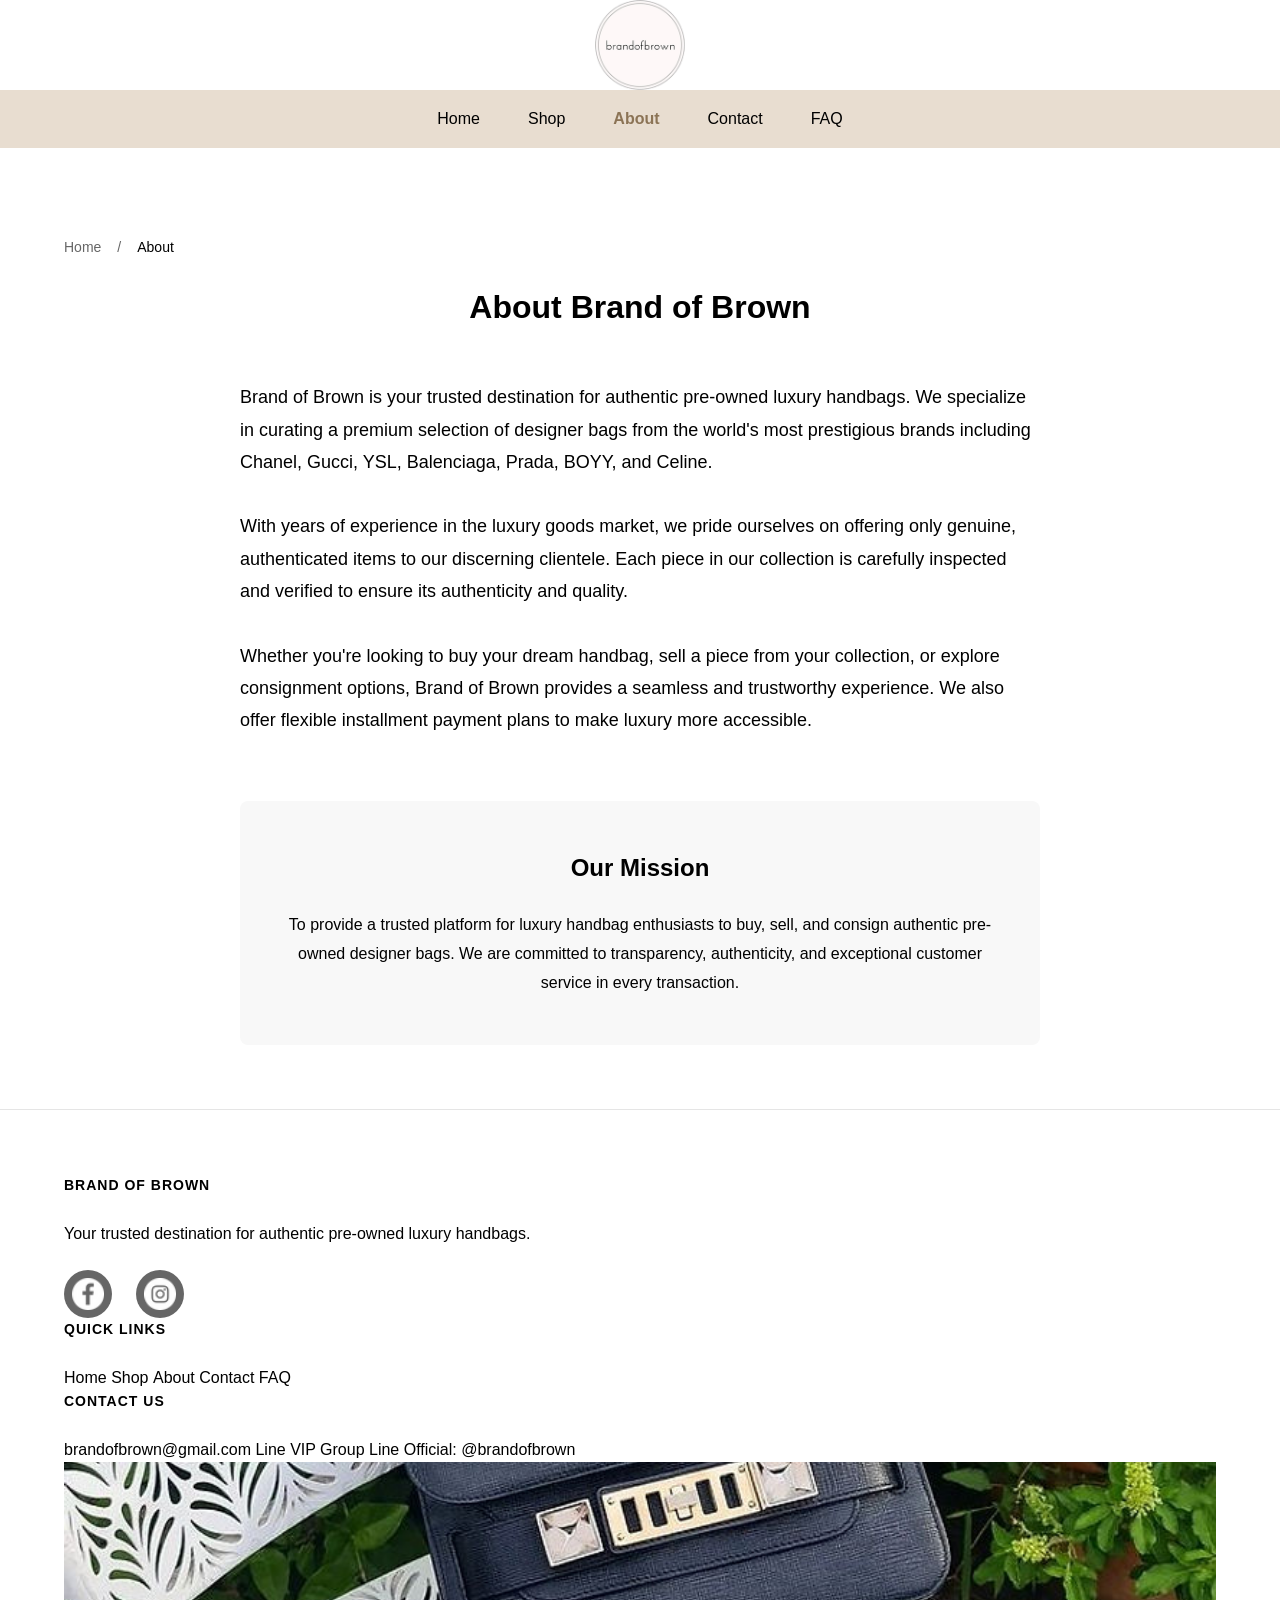
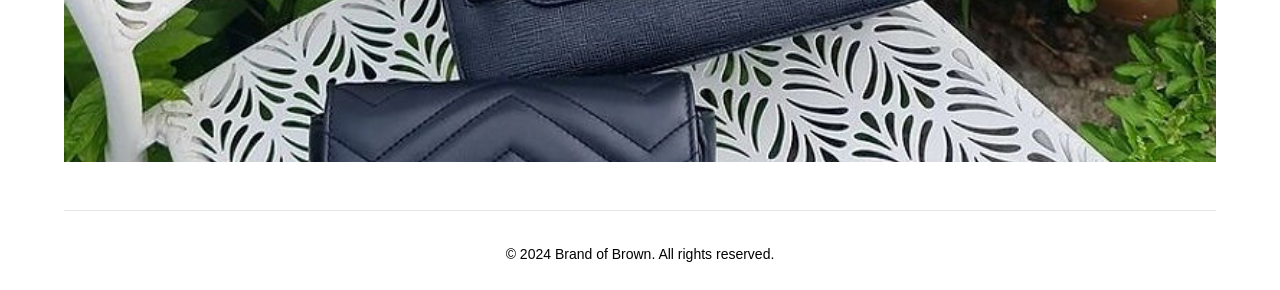
<file: old/about.html>
<!DOCTYPE html>
<html lang="en">
<head>
  <meta charset="UTF-8">
  <meta name="viewport" content="width=device-width, initial-scale=1.0">
  <meta name="description" content="Learn about Brand of Brown - Your trusted destination for authentic pre-owned luxury handbags.">
  <meta name="keywords" content="about Brand of Brown, luxury handbags, pre-owned designer bags">
  <title>About Us - Brand of Brown</title>
  
  <!-- Stylesheets -->
  <link rel="stylesheet" href="../css/variables.css">
  <link rel="stylesheet" href="../css/reset.css">
  <link rel="stylesheet" href="../css/layout.css">
  <link rel="stylesheet" href="../css/components.css">
  <link rel="stylesheet" href="../css/pages.css">
  <link rel="stylesheet" href="../css/responsive.css">
  
  <!-- Favicon -->
  <link rel="icon" type="image/png" href="../images/logo.png">
</head>
<body>
  <!-- Header -->
  <header class="header">
    <div class="header__container">
      <a href="index.html" class="header__logo">
        <img src="../images/logo.png" alt="Brand of Brown" class="header__logo-img">
      </a>
      
      <nav class="header__nav" id="mainNav">
        <ul class="header__nav-list">
          <li><a href="index.html" class="header__nav-item">Home</a></li>
          <li><a href="shop.html" class="header__nav-item">Shop</a></li>
          <li><a href="about.html" class="header__nav-item header__nav-item--active">About</a></li>
          <li><a href="../index.html" class="header__nav-item">Contact</a></li>
          <li><a href="faq.html" class="header__nav-item">FAQ</a></li>
        </ul>
      </nav>
      
      <button class="header__menu-toggle" id="menuToggle" aria-label="Toggle menu">
        <span></span>
        <span></span>
        <span></span>
      </button>
    </div>
  </header>

  <!-- Main Content -->
  <main class="main">
    <div class="container">
      <div class="about">
        <!-- Breadcrumb -->
        <nav class="breadcrumb">
          <a href="index.html" class="breadcrumb__link">Home</a>
          <span class="breadcrumb__separator">/</span>
          <span class="breadcrumb__current">About</span>
        </nav>

        <div class="about__content">
          <h1 class="about__title">About Brand of Brown</h1>
          
          <p class="about__text">
            Brand of Brown is your trusted destination for authentic pre-owned luxury handbags. We specialize in curating a premium selection of designer bags from the world's most prestigious brands including Chanel, Gucci, YSL, Balenciaga, Prada, BOYY, and Celine.
          </p>
          
          <p class="about__text">
            With years of experience in the luxury goods market, we pride ourselves on offering only genuine, authenticated items to our discerning clientele. Each piece in our collection is carefully inspected and verified to ensure its authenticity and quality.
          </p>
          
          <p class="about__text">
            Whether you're looking to buy your dream handbag, sell a piece from your collection, or explore consignment options, Brand of Brown provides a seamless and trustworthy experience. We also offer flexible installment payment plans to make luxury more accessible.
          </p>

          <div class="about__mission">
            <h2 class="about__mission-title">Our Mission</h2>
            <p class="about__mission-text">
              To provide a trusted platform for luxury handbag enthusiasts to buy, sell, and consign authentic pre-owned designer bags. We are committed to transparency, authenticity, and exceptional customer service in every transaction.
            </p>
          </div>
        </div>
      </div>
    </div>
  </main>

  <!-- Footer -->
  <footer class="footer">
    <div class="footer__container">
      <div class="footer__content">
        <div class="footer__section">
          <h3 class="footer__section-title">Brand of Brown</h3>
          <p>Your trusted destination for authentic pre-owned luxury handbags.</p>
          <div class="footer__social">
            <a href="https://www.facebook.com/brandofbrown" target="_blank" rel="noopener" class="footer__social-link">
              <img src="../images/icons/facebook.png" alt="Facebook" class="footer__social-icon">
            </a>
            <a href="https://www.instagram.com/brandofbrown" target="_blank" rel="noopener" class="footer__social-link">
              <img src="../images/icons/instagram.png" alt="Instagram" class="footer__social-icon">
            </a>
          </div>
        </div>
        
        <div class="footer__section">
          <h3 class="footer__section-title">Quick Links</h3>
          <nav class="footer__links">
            <a href="index.html" class="footer__link">Home</a>
            <a href="shop.html" class="footer__link">Shop</a>
            <a href="about.html" class="footer__link">About</a>
            <a href="../index.html" class="footer__link">Contact</a>
            <a href="faq.html" class="footer__link">FAQ</a>
          </nav>
        </div>
        
        <div class="footer__section">
          <h3 class="footer__section-title">Contact Us</h3>
          <div class="footer__links">
            <a href="mailto:brandofbrown@gmail.com" class="footer__link">brandofbrown@gmail.com</a>
            <a href="https://bit.ly/2KdmlqO" target="_blank" rel="noopener" class="footer__link">Line VIP Group</a>
            <a href="https://lin.ee/IFitMRs" target="_blank" rel="noopener" class="footer__link">Line Official: @brandofbrown</a>
          </div>
        </div>
      </div>
      
      <div class="footer__banner">
        <img src="../images/footer-banner.jpg" alt="Brand of Brown" class="footer__banner-img">
      </div>
      
      <div class="footer__bottom">
        <p>&copy; 2024 Brand of Brown. All rights reserved.</p>
      </div>
    </div>
  </footer>

  <!-- JavaScript -->
  <script src="../js/config.js"></script>
  <script src="../js/navigation.js"></script>
  <script src="../js/main.js"></script>
</body>
</html>
</file>
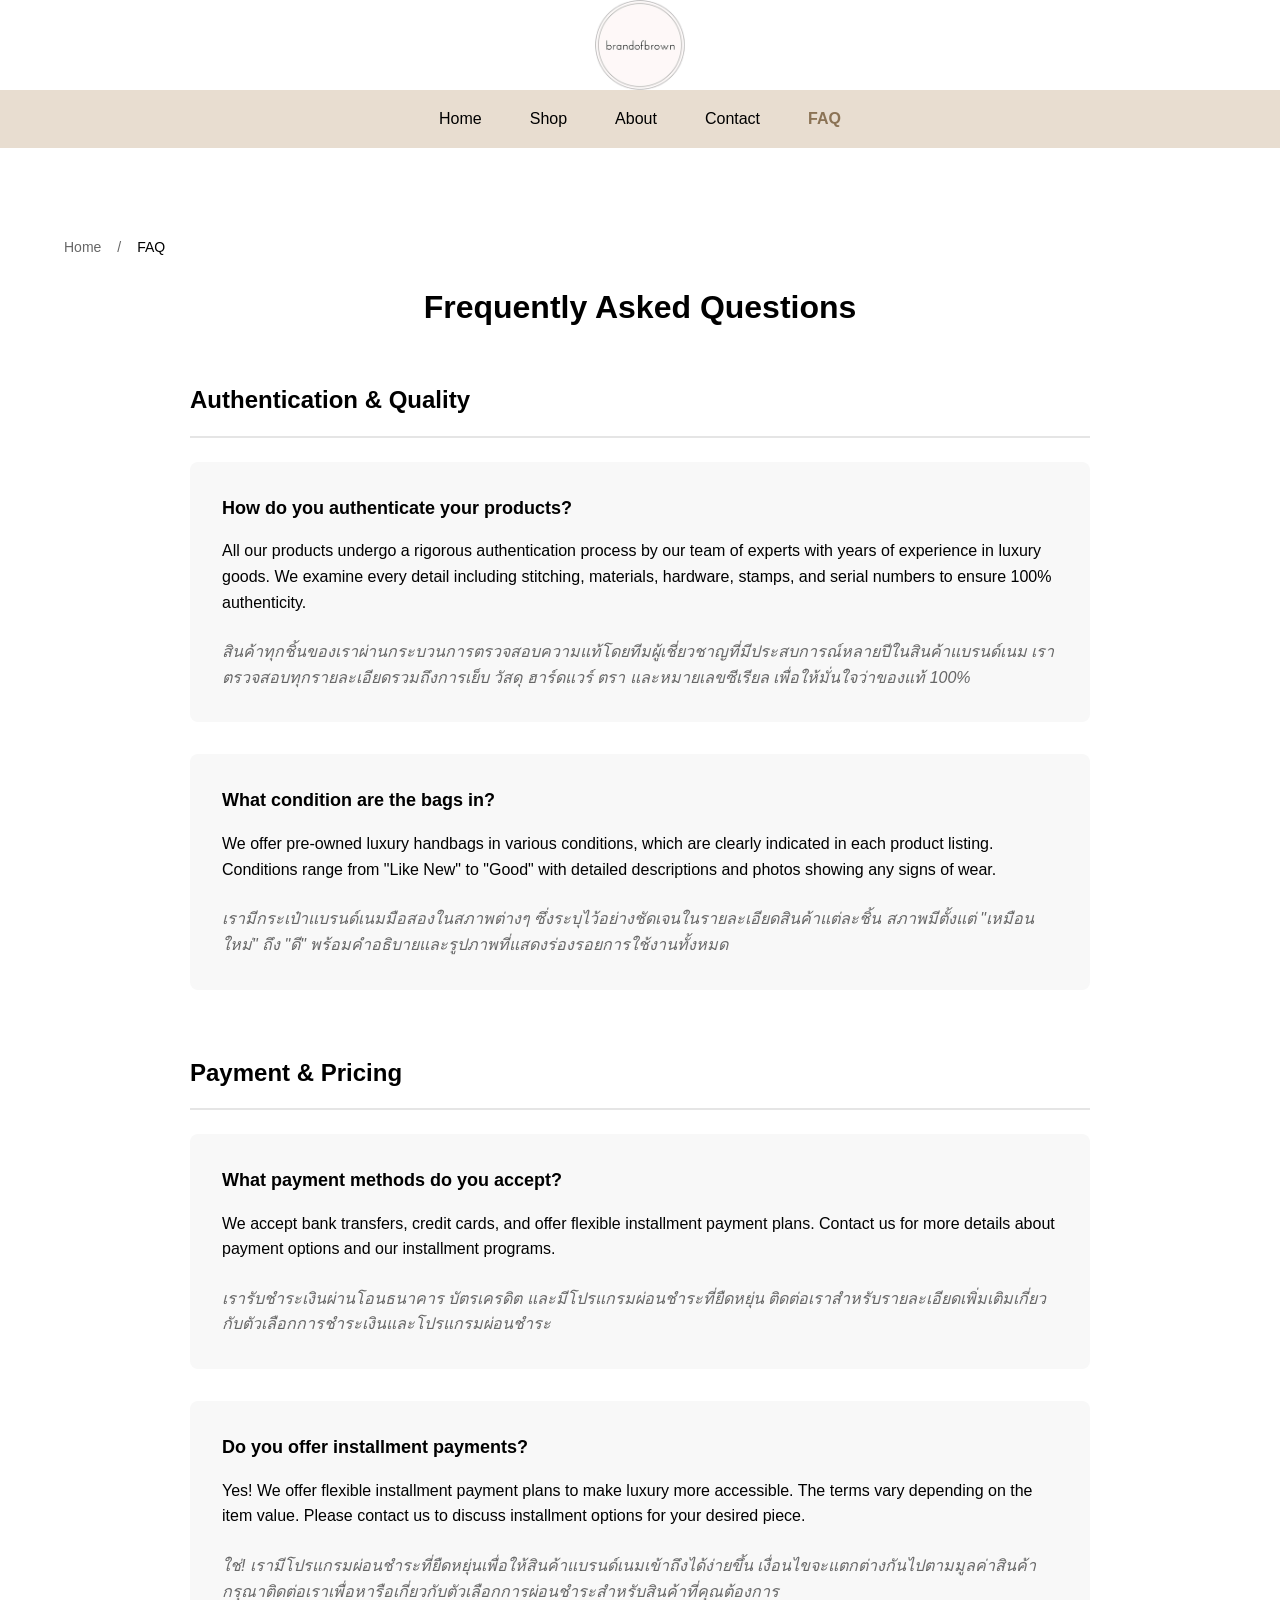
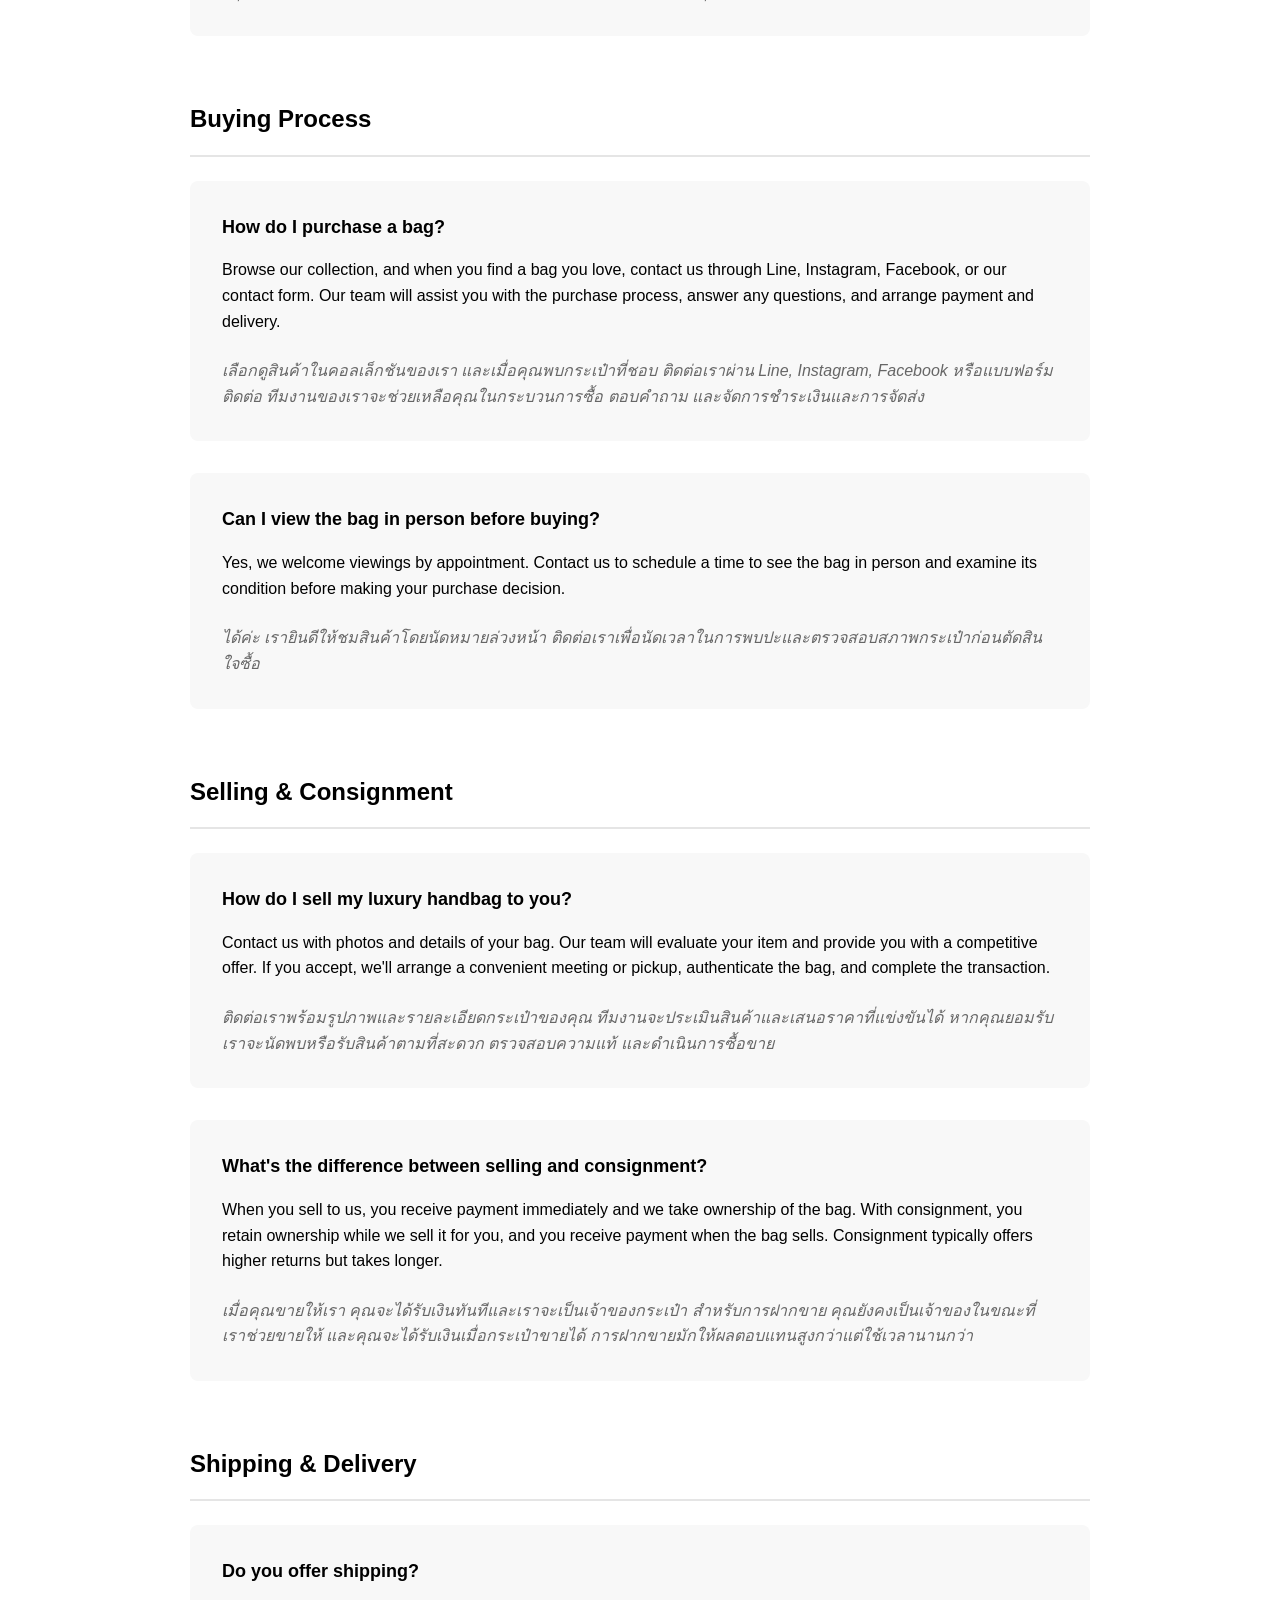
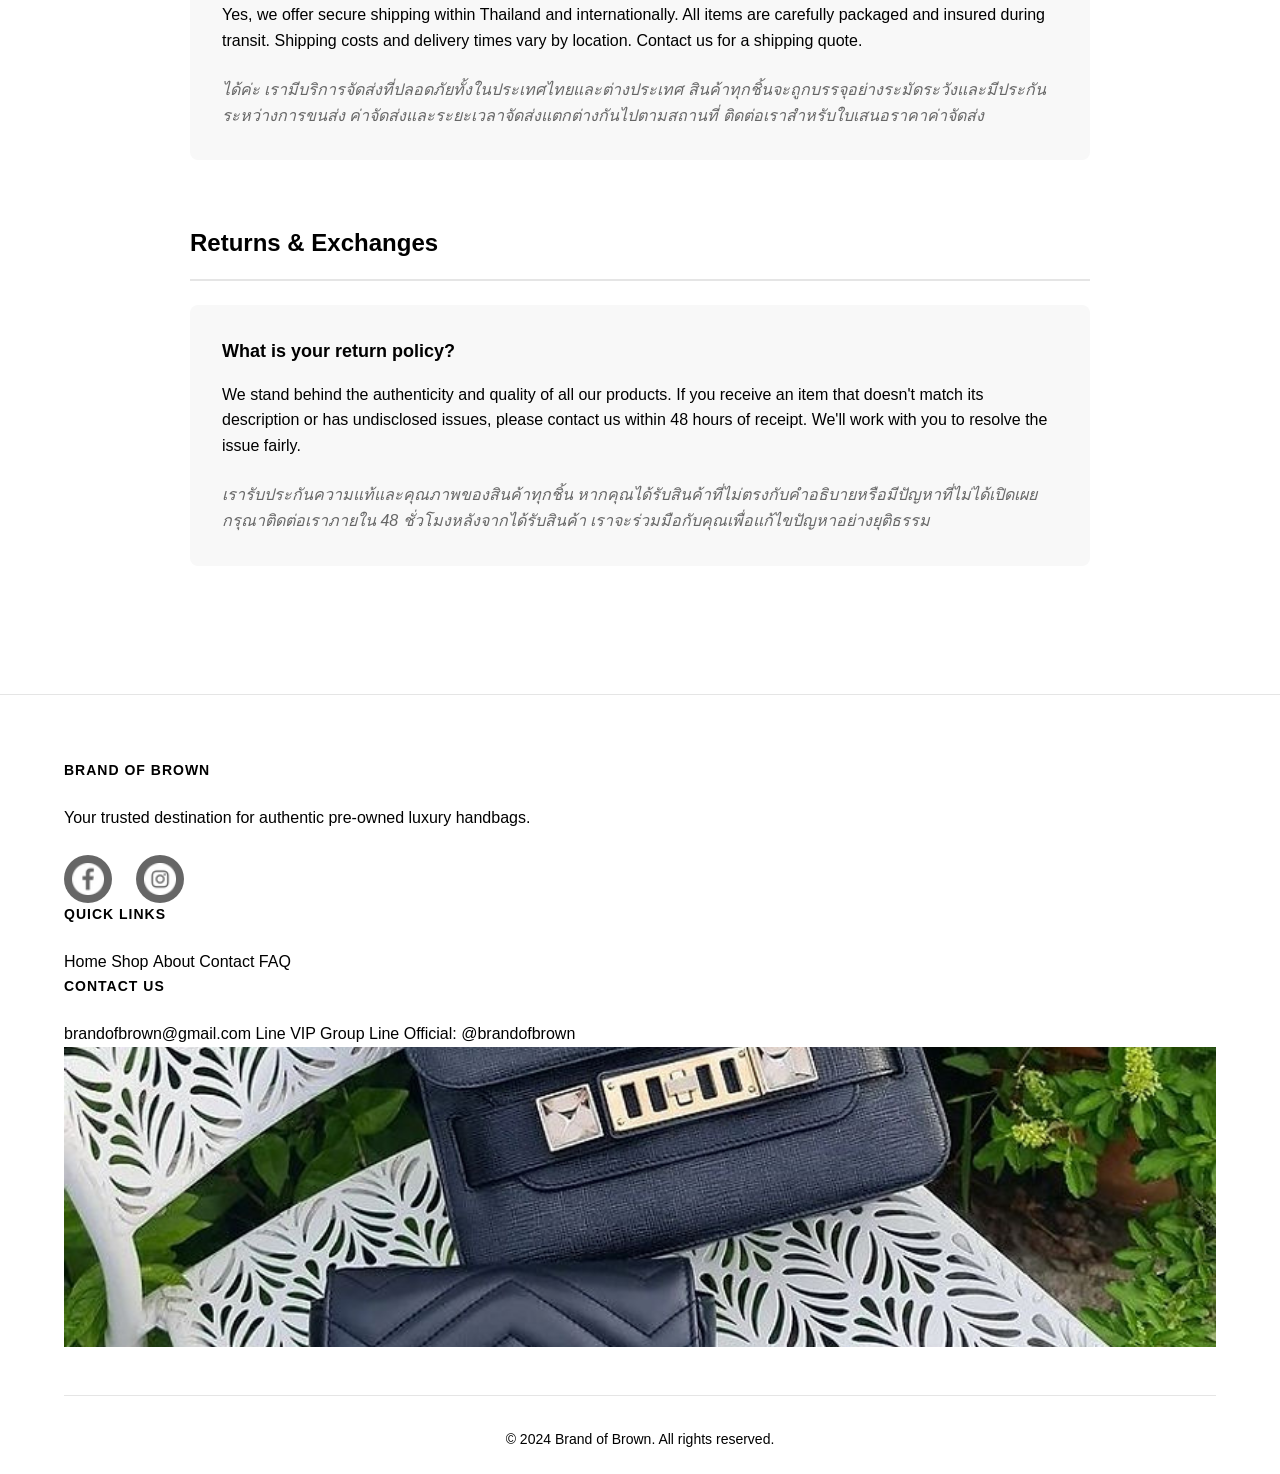
<file: old/faq.html>
<!DOCTYPE html>
<html lang="en">
<head>
  <meta charset="UTF-8">
  <meta name="viewport" content="width=device-width, initial-scale=1.0">
  <meta name="description" content="Frequently Asked Questions about Brand of Brown - Learn about authentication, payment, shipping, and more.">
  <meta name="keywords" content="Brand of Brown FAQ, luxury handbag questions, authentication, payment">
  <title>FAQ - Brand of Brown</title>
  
  <!-- Stylesheets -->
  <link rel="stylesheet" href="../css/variables.css">
  <link rel="stylesheet" href="../css/reset.css">
  <link rel="stylesheet" href="../css/layout.css">
  <link rel="stylesheet" href="../css/components.css">
  <link rel="stylesheet" href="../css/pages.css">
  <link rel="stylesheet" href="../css/responsive.css">
  
  <!-- Favicon -->
  <link rel="icon" type="image/png" href="../images/logo.png">
</head>
<body>
  <!-- Header -->
  <header class="header">
    <div class="header__container">
      <a href="index.html" class="header__logo">
        <img src="../images/logo.png" alt="Brand of Brown" class="header__logo-img">
      </a>
      
      <nav class="header__nav" id="mainNav">
        <ul class="header__nav-list">
          <li><a href="index.html" class="header__nav-item">Home</a></li>
          <li><a href="shop.html" class="header__nav-item">Shop</a></li>
          <li><a href="about.html" class="header__nav-item">About</a></li>
          <li><a href="../index.html" class="header__nav-item">Contact</a></li>
          <li><a href="faq.html" class="header__nav-item header__nav-item--active">FAQ</a></li>
        </ul>
      </nav>
      
      <button class="header__menu-toggle" id="menuToggle" aria-label="Toggle menu">
        <span></span>
        <span></span>
        <span></span>
      </button>
    </div>
  </header>

  <!-- Main Content -->
  <main class="main">
    <div class="container">
      <div class="faq">
        <!-- Breadcrumb -->
        <nav class="breadcrumb">
          <a href="index.html" class="breadcrumb__link">Home</a>
          <span class="breadcrumb__separator">/</span>
          <span class="breadcrumb__current">FAQ</span>
        </nav>

        <div class="faq__content">
          <h1 class="faq__title">Frequently Asked Questions</h1>

          <!-- Authentication Section -->
          <section class="faq__section">
            <h2 class="faq__section-title">Authentication & Quality</h2>
            <div class="faq__items">
              <div class="faq__item">
                <h3 class="faq__question">How do you authenticate your products?</h3>
                <div class="faq__answer faq__answer--bilingual">
                  <p class="faq__answer-en">
                    All our products undergo a rigorous authentication process by our team of experts with years of experience in luxury goods. We examine every detail including stitching, materials, hardware, stamps, and serial numbers to ensure 100% authenticity.
                  </p>
                  <p class="faq__answer-th">
                    สินค้าทุกชิ้นของเราผ่านกระบวนการตรวจสอบความแท้โดยทีมผู้เชี่ยวชาญที่มีประสบการณ์หลายปีในสินค้าแบรนด์เนม เราตรวจสอบทุกรายละเอียดรวมถึงการเย็บ วัสดุ ฮาร์ดแวร์ ตรา และหมายเลขซีเรียล เพื่อให้มั่นใจว่าของแท้ 100%
                  </p>
                </div>
              </div>

              <div class="faq__item">
                <h3 class="faq__question">What condition are the bags in?</h3>
                <div class="faq__answer faq__answer--bilingual">
                  <p class="faq__answer-en">
                    We offer pre-owned luxury handbags in various conditions, which are clearly indicated in each product listing. Conditions range from "Like New" to "Good" with detailed descriptions and photos showing any signs of wear.
                  </p>
                  <p class="faq__answer-th">
                    เรามีกระเป๋าแบรนด์เนมมือสองในสภาพต่างๆ ซึ่งระบุไว้อย่างชัดเจนในรายละเอียดสินค้าแต่ละชิ้น สภาพมีตั้งแต่ "เหมือนใหม่" ถึง "ดี" พร้อมคำอธิบายและรูปภาพที่แสดงร่องรอยการใช้งานทั้งหมด
                  </p>
                </div>
              </div>
            </div>
          </section>

          <!-- Payment Section -->
          <section class="faq__section">
            <h2 class="faq__section-title">Payment & Pricing</h2>
            <div class="faq__items">
              <div class="faq__item">
                <h3 class="faq__question">What payment methods do you accept?</h3>
                <div class="faq__answer faq__answer--bilingual">
                  <p class="faq__answer-en">
                    We accept bank transfers, credit cards, and offer flexible installment payment plans. Contact us for more details about payment options and our installment programs.
                  </p>
                  <p class="faq__answer-th">
                    เรารับชำระเงินผ่านโอนธนาคาร บัตรเครดิต และมีโปรแกรมผ่อนชำระที่ยืดหยุ่น ติดต่อเราสำหรับรายละเอียดเพิ่มเติมเกี่ยวกับตัวเลือกการชำระเงินและโปรแกรมผ่อนชำระ
                  </p>
                </div>
              </div>

              <div class="faq__item">
                <h3 class="faq__question">Do you offer installment payments?</h3>
                <div class="faq__answer faq__answer--bilingual">
                  <p class="faq__answer-en">
                    Yes! We offer flexible installment payment plans to make luxury more accessible. The terms vary depending on the item value. Please contact us to discuss installment options for your desired piece.
                  </p>
                  <p class="faq__answer-th">
                    ใช่! เรามีโปรแกรมผ่อนชำระที่ยืดหยุ่นเพื่อให้สินค้าแบรนด์เนมเข้าถึงได้ง่ายขึ้น เงื่อนไขจะแตกต่างกันไปตามมูลค่าสินค้า กรุณาติดต่อเราเพื่อหารือเกี่ยวกับตัวเลือกการผ่อนชำระสำหรับสินค้าที่คุณต้องการ
                  </p>
                </div>
              </div>
            </div>
          </section>

          <!-- Buying Section -->
          <section class="faq__section">
            <h2 class="faq__section-title">Buying Process</h2>
            <div class="faq__items">
              <div class="faq__item">
                <h3 class="faq__question">How do I purchase a bag?</h3>
                <div class="faq__answer faq__answer--bilingual">
                  <p class="faq__answer-en">
                    Browse our collection, and when you find a bag you love, contact us through Line, Instagram, Facebook, or our contact form. Our team will assist you with the purchase process, answer any questions, and arrange payment and delivery.
                  </p>
                  <p class="faq__answer-th">
                    เลือกดูสินค้าในคอลเล็กชันของเรา และเมื่อคุณพบกระเป๋าที่ชอบ ติดต่อเราผ่าน Line, Instagram, Facebook หรือแบบฟอร์มติดต่อ ทีมงานของเราจะช่วยเหลือคุณในกระบวนการซื้อ ตอบคำถาม และจัดการชำระเงินและการจัดส่ง
                  </p>
                </div>
              </div>

              <div class="faq__item">
                <h3 class="faq__question">Can I view the bag in person before buying?</h3>
                <div class="faq__answer faq__answer--bilingual">
                  <p class="faq__answer-en">
                    Yes, we welcome viewings by appointment. Contact us to schedule a time to see the bag in person and examine its condition before making your purchase decision.
                  </p>
                  <p class="faq__answer-th">
                    ได้ค่ะ เรายินดีให้ชมสินค้าโดยนัดหมายล่วงหน้า ติดต่อเราเพื่อนัดเวลาในการพบปะและตรวจสอบสภาพกระเป๋าก่อนตัดสินใจซื้อ
                  </p>
                </div>
              </div>
            </div>
          </section>

          <!-- Selling Section -->
          <section class="faq__section">
            <h2 class="faq__section-title">Selling & Consignment</h2>
            <div class="faq__items">
              <div class="faq__item">
                <h3 class="faq__question">How do I sell my luxury handbag to you?</h3>
                <div class="faq__answer faq__answer--bilingual">
                  <p class="faq__answer-en">
                    Contact us with photos and details of your bag. Our team will evaluate your item and provide you with a competitive offer. If you accept, we'll arrange a convenient meeting or pickup, authenticate the bag, and complete the transaction.
                  </p>
                  <p class="faq__answer-th">
                    ติดต่อเราพร้อมรูปภาพและรายละเอียดกระเป๋าของคุณ ทีมงานจะประเมินสินค้าและเสนอราคาที่แข่งขันได้ หากคุณยอมรับ เราจะนัดพบหรือรับสินค้าตามที่สะดวก ตรวจสอบความแท้ และดำเนินการซื้อขาย
                  </p>
                </div>
              </div>

              <div class="faq__item">
                <h3 class="faq__question">What's the difference between selling and consignment?</h3>
                <div class="faq__answer faq__answer--bilingual">
                  <p class="faq__answer-en">
                    When you sell to us, you receive payment immediately and we take ownership of the bag. With consignment, you retain ownership while we sell it for you, and you receive payment when the bag sells. Consignment typically offers higher returns but takes longer.
                  </p>
                  <p class="faq__answer-th">
                    เมื่อคุณขายให้เรา คุณจะได้รับเงินทันทีและเราจะเป็นเจ้าของกระเป๋า สำหรับการฝากขาย คุณยังคงเป็นเจ้าของในขณะที่เราช่วยขายให้ และคุณจะได้รับเงินเมื่อกระเป๋าขายได้ การฝากขายมักให้ผลตอบแทนสูงกว่าแต่ใช้เวลานานกว่า
                  </p>
                </div>
              </div>
            </div>
          </section>

          <!-- Shipping Section -->
          <section class="faq__section">
            <h2 class="faq__section-title">Shipping & Delivery</h2>
            <div class="faq__items">
              <div class="faq__item">
                <h3 class="faq__question">Do you offer shipping?</h3>
                <div class="faq__answer faq__answer--bilingual">
                  <p class="faq__answer-en">
                    Yes, we offer secure shipping within Thailand and internationally. All items are carefully packaged and insured during transit. Shipping costs and delivery times vary by location. Contact us for a shipping quote.
                  </p>
                  <p class="faq__answer-th">
                    ได้ค่ะ เรามีบริการจัดส่งที่ปลอดภัยทั้งในประเทศไทยและต่างประเทศ สินค้าทุกชิ้นจะถูกบรรจุอย่างระมัดระวังและมีประกันระหว่างการขนส่ง ค่าจัดส่งและระยะเวลาจัดส่งแตกต่างกันไปตามสถานที่ ติดต่อเราสำหรับใบเสนอราคาค่าจัดส่ง
                  </p>
                </div>
              </div>
            </div>
          </section>

          <!-- Returns Section -->
          <section class="faq__section">
            <h2 class="faq__section-title">Returns & Exchanges</h2>
            <div class="faq__items">
              <div class="faq__item">
                <h3 class="faq__question">What is your return policy?</h3>
                <div class="faq__answer faq__answer--bilingual">
                  <p class="faq__answer-en">
                    We stand behind the authenticity and quality of all our products. If you receive an item that doesn't match its description or has undisclosed issues, please contact us within 48 hours of receipt. We'll work with you to resolve the issue fairly.
                  </p>
                  <p class="faq__answer-th">
                    เรารับประกันความแท้และคุณภาพของสินค้าทุกชิ้น หากคุณได้รับสินค้าที่ไม่ตรงกับคำอธิบายหรือมีปัญหาที่ไม่ได้เปิดเผย กรุณาติดต่อเราภายใน 48 ชั่วโมงหลังจากได้รับสินค้า เราจะร่วมมือกับคุณเพื่อแก้ไขปัญหาอย่างยุติธรรม
                  </p>
                </div>
              </div>
            </div>
          </section>
        </div>
      </div>
    </div>
  </main>

  <!-- Footer -->
  <footer class="footer">
    <div class="footer__container">
      <div class="footer__content">
        <div class="footer__section">
          <h3 class="footer__section-title">Brand of Brown</h3>
          <p>Your trusted destination for authentic pre-owned luxury handbags.</p>
          <div class="footer__social">
            <a href="https://www.facebook.com/brandofbrown" target="_blank" rel="noopener" class="footer__social-link">
              <img src="../images/icons/facebook.png" alt="Facebook" class="footer__social-icon">
            </a>
            <a href="https://www.instagram.com/brandofbrown" target="_blank" rel="noopener" class="footer__social-link">
              <img src="../images/icons/instagram.png" alt="Instagram" class="footer__social-icon">
            </a>
          </div>
        </div>
        
        <div class="footer__section">
          <h3 class="footer__section-title">Quick Links</h3>
          <nav class="footer__links">
            <a href="index.html" class="footer__link">Home</a>
            <a href="shop.html" class="footer__link">Shop</a>
            <a href="about.html" class="footer__link">About</a>
            <a href="../index.html" class="footer__link">Contact</a>
            <a href="faq.html" class="footer__link">FAQ</a>
          </nav>
        </div>
        
        <div class="footer__section">
          <h3 class="footer__section-title">Contact Us</h3>
          <div class="footer__links">
            <a href="mailto:brandofbrown@gmail.com" class="footer__link">brandofbrown@gmail.com</a>
            <a href="https://bit.ly/2KdmlqO" target="_blank" rel="noopener" class="footer__link">Line VIP Group</a>
            <a href="https://lin.ee/IFitMRs" target="_blank" rel="noopener" class="footer__link">Line Official: @brandofbrown</a>
          </div>
        </div>
      </div>
      
      <div class="footer__banner">
        <img src="../images/footer-banner.jpg" alt="Brand of Brown" class="footer__banner-img">
      </div>
      
      <div class="footer__bottom">
        <p>&copy; 2024 Brand of Brown. All rights reserved.</p>
      </div>
    </div>
  </footer>

  <!-- JavaScript -->
  <script src="../js/config.js"></script>
  <script src="../js/navigation.js"></script>
  <script src="../js/main.js"></script>
</body>
</html>
</file>
<file: css/variables.css>
/* ===================================
   CSS Variables - Brand of Brown
   =================================== */

:root {
  /* Colors - Based on Brand of Brown website */
  --color-primary: #8B7355;
  --color-secondary: #5f6360;
  --color-text: #000000;
  --color-text-light: #666666;
  --color-background: #FFFFFF;
  --color-background-alt: #F5F5F5;
  --color-border: #E5E5E5;
  --color-accent: #8B7355;
  --color-accent-hover: #6B5845;
  --color-brown: #8B7355;
  --color-beige: #D4A574;
  --color-nav-bg: #E8DDD0;
  --color-header-top-bg: #F5EFE8;
  --color-bg: #F8F8F8;
  --color-success: #4CAF50;
  --color-error: #F44336;
  --color-white: #FFFFFF;
  --color-black: #000000;
  
  /* Typography */
  --font-family-base: 'Questrial', 'Arial', 'Helvetica', sans-serif;
  --font-primary: 'Questrial', 'Arial', 'Helvetica', sans-serif;
  --font-size-xs: 12px;
  --font-size-sm: 14px;
  --font-size-base: 16px;
  --font-size-lg: 18px;
  --font-size-xl: 20px;
  --font-size-2xl: 24px;
  --font-size-3xl: 32px;
  --font-size-small: 14px;
  --font-size-large: 18px;
  --font-size-h1: 48px;
  --font-size-h2: 36px;
  --font-size-h3: 28px;
  --font-size-h4: 24px;
  --font-size-h5: 20px;
  --font-size-h6: 18px;
  
  --font-weight-normal: 400;
  --font-weight-medium: 500;
  --font-weight-bold: 700;
  
  --line-height-base: 1.6;
  --line-height-heading: 1.3;
  
  /* Spacing */
  --spacing-xs: 8px;
  --spacing-sm: 16px;
  --spacing-md: 24px;
  --spacing-lg: 32px;
  --spacing-xl: 48px;
  --spacing-xxl: 64px;
  --spacing-2xl: 64px;
  
  /* Layout */
  --max-width: 1200px;
  --container-max-width: 1200px;
  --header-height: 80px;
  --footer-min-height: 300px;
  
  /* Border Radius */
  --border-radius-sm: 4px;
  --border-radius-md: 8px;
  --border-radius-lg: 12px;
  
  /* Shadows */
  --shadow-sm: 0 2px 4px rgba(0, 0, 0, 0.1);
  --shadow-md: 0 4px 8px rgba(0, 0, 0, 0.15);
  --shadow-lg: 0 8px 16px rgba(0, 0, 0, 0.2);
  
  /* Transitions */
  --transition-speed: 0.3s;
  --transition-timing: ease-in-out;
  --transition-base: 0.3s ease-in-out;
  
  /* Z-index */
  --z-index-dropdown: 100;
  --z-index-sticky: 200;
  --z-index-modal: 1000;
  --z-index-overlay: 999;
  
  /* Grid */
  --grid-gap: var(--spacing-md);
  --product-card-width: 280px;
}

/* Mobile Breakpoints */
@media (max-width: 767px) {
  :root {
    --font-size-h1: 32px;
    --font-size-h2: 28px;
    --font-size-h3: 24px;
    --font-size-h4: 20px;
    --header-height: 60px;
    --spacing-lg: 24px;
    --spacing-xl: 32px;
    --spacing-xxl: 48px;
    --grid-gap: var(--spacing-sm);
  }
}
</file>
<file: css/layout.css>
/* Layout - Grid system, containers, header/footer layout */

/* Body and main layout */
body {
  font-family: var(--font-primary);
  font-size: var(--font-size-base);
  line-height: var(--line-height-base);
  color: var(--color-text);
  background-color: var(--color-white);
}

/* Container */
.container {
  width: 100%;
  max-width: var(--container-max-width);
  margin: 0 auto;
  padding: 0 var(--spacing-md);
}

.container-fluid {
  width: 100%;
  padding: 0 var(--spacing-md);
}

/* Header */
.header {
  background-color: var(--color-white);
  position: sticky;
  top: 0;
  z-index: 1000;
}

/* Header Top Section - Logo Area */
.header__top {
  background: url('../images/header-bg.jpg') center / cover no-repeat;
  padding: var(--spacing-md) var(--spacing-md) var(--spacing-sm);
  display: flex;
  justify-content: center;
  align-items: center;
  border-bottom: 1px solid var(--color-border);
}

.header__logo {
  display: flex;
  align-items: center;
  justify-content: center;
}

.header__logo-img {
  height: 90px;
  width: 90px;
  object-fit: contain;
}

/* Header Navigation Bar */
.header__nav {
  background-color: var(--color-nav-bg);
  padding: var(--spacing-sm) var(--spacing-md);
  display: flex;
  justify-content: center;
  align-items: center;
  position: relative;
}

.header__nav-list {
  display: flex;
  gap: var(--spacing-xl);
  align-items: center;
  justify-content: center;
}

.header__nav-item {
  font-size: var(--font-size-base);
  font-weight: var(--font-weight-medium);
  color: var(--color-text);
  transition: color var(--transition-base);
  text-decoration: none;
}

.header__nav-item:hover {
  color: var(--color-brown);
}

.header__nav-item--active {
  color: var(--color-brown);
  font-weight: var(--font-weight-bold);
}

/* Mobile menu toggle */
.header__menu-toggle {
  display: none;
  flex-direction: column;
  gap: 5px;
  padding: var(--spacing-xs);
  position: absolute;
  right: var(--spacing-md);
  background: none;
  border: none;
  cursor: pointer;
}

.header__menu-toggle span {
  display: block;
  width: 25px;
  height: 3px;
  background-color: var(--color-text);
  transition: all var(--transition-base);
}

/* Footer */
.footer {
  background-color: var(--color-white);
  border-top: 1px solid var(--color-border);
  padding: var(--spacing-2xl) 0 var(--spacing-md);
  margin-top: auto;
}

.footer__container {
  max-width: var(--container-max-width);
  margin: 0 auto;
  padding: 0 var(--spacing-md);
}

.footer__content-grid {
  display: grid;
  grid-template-columns: repeat(4, 1fr);
  gap: var(--spacing-xl);
  margin-bottom: var(--spacing-2xl);
  align-items: start;
}

.footer__content-grid--secondary {
  grid-template-columns: repeat(3, 1fr);
}

.footer__section {
  display: flex;
  flex-direction: column;
  gap: var(--spacing-md);
}

.footer__section-title {
  font-size: var(--font-size-sm);
  font-weight: var(--font-weight-bold);
  text-transform: uppercase;
  letter-spacing: 1px;
  margin-bottom: 0;
  color: var(--color-text);
}

.footer__link {
  color: var(--color-text);
  font-size: var(--font-size-base);
  transition: color var(--transition-base);
  display: inline-block;
}

.footer__link:hover {
  color: var(--color-brown);
}

.footer__button {
  display: inline-block;
  padding: var(--spacing-sm) var(--spacing-lg);
  border: 2px solid var(--color-text);
  background-color: transparent;
  color: var(--color-text);
  font-size: var(--font-size-base);
  font-weight: var(--font-weight-medium);
  text-align: center;
  transition: all var(--transition-base);
  width: fit-content;
}

.footer__button:hover {
  background-color: var(--color-text);
  color: var(--color-white);
}

.footer__social {
  display: flex;
  gap: var(--spacing-md);
}

.footer__social-link {
  display: flex;
  align-items: center;
  justify-content: center;
  width: 48px;
  height: 48px;
  border-radius: 50%;
  background-color: var(--color-text-light);
  transition: opacity var(--transition-base);
  padding: var(--spacing-xs);
}

.footer__social-link:hover {
  opacity: 0.8;
}

.footer__social-icon {
  width: 100%;
  height: 100%;
  object-fit: contain;
  filter: brightness(0) invert(1);
}

.footer__image {
  grid-column: 4 / 5;
  grid-row: 1 / 2;
  display: flex;
  align-items: center;
  justify-content: center;
  overflow: hidden;
  border-radius: var(--border-radius-md);
}

.footer__banner-img {
  width: 100%;
  height: auto;
  object-fit: cover;
  max-height: 300px;
}

.footer__bottom {
  text-align: center;
  padding-top: var(--spacing-lg);
  border-top: 1px solid var(--color-border);
  color: var(--color-text);
  font-size: var(--font-size-sm);
  margin-top: var(--spacing-xl);
}

/* Main content wrapper */
.main {
  min-height: calc(100vh - 200px);
  padding: var(--spacing-md) var(--spacing-md) 0 var(--spacing-md);
}

/* Grid system */
.grid {
  display: grid;
  gap: var(--spacing-lg);
}

.grid--2col {
  grid-template-columns: repeat(auto-fit, minmax(300px, 1fr));
}

.grid--3col {
  grid-template-columns: repeat(auto-fit, minmax(250px, 1fr));
}

.grid--4col {
  grid-template-columns: repeat(auto-fit, minmax(200px, 1fr));
}

/* Flex utilities */
.flex {
  display: flex;
}

.flex--center {
  justify-content: center;
  align-items: center;
}

.flex--between {
  justify-content: space-between;
  align-items: center;
}

.flex--wrap {
  flex-wrap: wrap;
}

.flex--column {
  flex-direction: column;
}

/* Spacing utilities */
.mb-xs { margin-bottom: var(--spacing-xs); }
.mb-sm { margin-bottom: var(--spacing-sm); }
.mb-md { margin-bottom: var(--spacing-md); }
.mb-lg { margin-bottom: var(--spacing-lg); }
.mb-xl { margin-bottom: var(--spacing-xl); }

.mt-xs { margin-top: var(--spacing-xs); }
.mt-sm { margin-top: var(--spacing-sm); }
.mt-md { margin-top: var(--spacing-md); }
.mt-lg { margin-top: var(--spacing-lg); }
.mt-xl { margin-top: var(--spacing-xl); }

.p-xs { padding: var(--spacing-xs); }
.p-sm { padding: var(--spacing-sm); }
.p-md { padding: var(--spacing-md); }
.p-lg { padding: var(--spacing-lg); }
.p-xl { padding: var(--spacing-xl); }

/* Section */
.section {
  padding: var(--spacing-xl) 0;
}

.section__title {
  font-size: var(--font-size-2xl);
  font-weight: var(--font-weight-bold);
  text-align: center;
  margin-bottom: var(--spacing-lg);
}

.section__subtitle {
  font-size: var(--font-size-lg);
  text-align: center;
  color: var(--color-text-light);
  margin-bottom: var(--spacing-xl);
}
</file>
<file: css/components.css>
/* Components - Reusable UI components */

/* Buttons */
.btn {
  display: inline-block;
  padding: var(--spacing-sm) var(--spacing-lg);
  font-size: var(--font-size-base);
  font-weight: var(--font-weight-medium);
  text-align: center;
  border-radius: var(--border-radius-sm);
  transition: all var(--transition-base);
  cursor: pointer;
  border: 2px solid transparent;
}

.btn--primary {
  background-color: var(--color-text);
  color: var(--color-white);
  border-color: var(--color-text);
}

.btn--primary:hover {
  background-color: var(--color-brown);
  border-color: var(--color-brown);
}

.btn--secondary {
  background-color: var(--color-white);
  color: var(--color-text);
  border-color: var(--color-text);
}

.btn--secondary:hover {
  background-color: var(--color-brown);
  color: var(--color-white);
  border-color: var(--color-brown);
}

.btn--outline {
  background-color: transparent;
  color: var(--color-text);
  border-color: var(--color-text);
}

.btn--outline:hover {
  background-color: var(--color-brown);
  color: var(--color-white);
  border-color: var(--color-brown);
}

.btn--disabled {
  opacity: 0.5;
  cursor: not-allowed;
}

.btn--disabled:hover {
  background-color: var(--color-text);
  border-color: var(--color-text);
}

/* Product Card */
.product-card {
  display: flex;
  flex-direction: column;
  background-color: var(--color-white);
  border: 1px solid var(--color-border);
  border-radius: var(--border-radius-md);
  overflow: hidden;
  transition: box-shadow var(--transition-base);
  cursor: pointer;
}

.product-card:hover {
  box-shadow: var(--shadow-lg);
}

.product-card__image-wrapper {
  position: relative;
  width: 100%;
  padding-top: 100%; /* 1:1 Aspect Ratio */
  overflow: hidden;
  background-color: var(--color-bg);
}

.product-card__image {
  position: absolute;
  top: 0;
  left: 0;
  width: 100%;
  height: 100%;
  object-fit: cover;
  transition: transform var(--transition-base);
}

.product-card:hover .product-card__image {
  transform: scale(1.05);
}

.product-card__badge {
  position: absolute;
  top: var(--spacing-sm);
  right: var(--spacing-sm);
  padding: var(--spacing-xs) var(--spacing-sm);
  background-color: var(--color-secondary);
  color: var(--color-white);
  font-size: var(--font-size-xs);
  font-weight: var(--font-weight-bold);
  border-radius: var(--border-radius-sm);
  text-transform: uppercase;
}

.product-card__content {
  padding: var(--spacing-md);
  display: flex;
  flex-direction: column;
  gap: var(--spacing-xs);
}

.product-card__brand {
  font-size: var(--font-size-sm);
  color: var(--color-text-light);
  text-transform: uppercase;
  font-weight: var(--font-weight-medium);
}

.product-card__title {
  font-size: var(--font-size-base);
  font-weight: var(--font-weight-bold);
  color: var(--color-text);
  line-height: 1.4;
}

.product-card__price {
  font-size: var(--font-size-lg);
  font-weight: var(--font-weight-bold);
  color: var(--color-text);
  margin-top: var(--spacing-xs);
}

.product-card__status {
  font-size: var(--font-size-sm);
  color: var(--color-text-light);
  font-style: italic;
}

/* Service Card */
.service-card {
  display: flex;
  flex-direction: column;
  align-items: center;
  text-align: center;
  padding: var(--spacing-xl);
  background-color: rgba(255, 255, 255, 0.85);
  border-radius: var(--border-radius-md);
  transition: all var(--transition-base);
  gap: var(--spacing-md);
}

.service-card:hover {
  background-color: rgba(255, 255, 255, 0.95);
  box-shadow: var(--shadow-lg);
  transform: translateY(-5px);
}

.service-card__title {
  font-size: var(--font-size-2xl);
  font-weight: var(--font-weight-normal);
  margin-bottom: var(--spacing-sm);
  color: var(--color-text);
  font-family: 'Georgia', serif;
}

.service-card__title .underline {
  text-decoration: underline;
  text-decoration-thickness: 2px;
  text-underline-offset: 4px;
  font-weight: var(--font-weight-medium);
}

.service-card__description {
  font-size: var(--font-size-sm);
  color: var(--color-text);
  line-height: 1.8;
  margin-bottom: var(--spacing-xs);
}

.service-card__description--thai {
  font-size: var(--font-size-xs);
  color: var(--color-text-light);
  line-height: 1.6;
}

.service-card__button {
  margin-top: var(--spacing-md);
  padding: var(--spacing-sm) var(--spacing-xl);
  border: 2px solid var(--color-text);
  background-color: transparent;
  color: var(--color-text);
  font-size: var(--font-size-base);
  font-weight: var(--font-weight-medium);
  border-radius: var(--border-radius-sm);
  transition: all var(--transition-base);
  text-decoration: none;
  display: inline-block;
  cursor: pointer;
}

.service-card__button:hover {
  background-color: var(--color-text);
  color: var(--color-white);
  transform: translateY(-2px);
  box-shadow: var(--shadow-md);
}

/* Form Elements */
.form {
  display: flex;
  flex-direction: column;
  gap: var(--spacing-md);
}

.form__group {
  display: flex;
  flex-direction: column;
  gap: var(--spacing-xs);
}

.form__label {
  font-size: var(--font-size-base);
  font-weight: var(--font-weight-medium);
  color: var(--color-text);
}

.form__input,
.form__textarea,
.form__select {
  padding: var(--spacing-sm) var(--spacing-md);
  font-size: var(--font-size-base);
  border: 1px solid var(--color-border);
  border-radius: var(--border-radius-sm);
  transition: border-color var(--transition-base);
  background-color: var(--color-white);
}

.form__input:focus,
.form__textarea:focus,
.form__select:focus {
  outline: none;
  border-color: var(--color-primary);
}

.form__textarea {
  min-height: 120px;
  resize: vertical;
}

.form__error {
  color: var(--color-secondary);
  font-size: var(--font-size-sm);
}

.form__success {
  color: var(--color-success);
  font-size: var(--font-size-sm);
}

/* Filter Sidebar */
.filter-sidebar {
  padding: var(--spacing-lg);
  background-color: var(--color-bg);
  border-radius: var(--border-radius-md);
}

.filter-sidebar__title {
  font-size: var(--font-size-lg);
  font-weight: var(--font-weight-bold);
  margin-bottom: var(--spacing-md);
}

.filter-sidebar__section {
  margin-bottom: var(--spacing-lg);
}

.filter-sidebar__section-title {
  font-size: var(--font-size-base);
  font-weight: var(--font-weight-bold);
  margin-bottom: var(--spacing-sm);
}

.filter-sidebar__options {
  display: flex;
  flex-direction: column;
  gap: var(--spacing-sm);
}

.filter-sidebar__option {
  display: flex;
  align-items: center;
  gap: var(--spacing-xs);
  cursor: pointer;
}

.filter-sidebar__checkbox {
  width: 18px;
  height: 18px;
  cursor: pointer;
}

.filter-sidebar__label {
  font-size: var(--font-size-base);
  cursor: pointer;
}

/* Pagination */
.pagination {
  display: flex;
  justify-content: center;
  align-items: center;
  gap: var(--spacing-sm);
  margin-top: var(--spacing-xl);
}

.pagination__button {
  padding: var(--spacing-xs) var(--spacing-md);
  font-size: var(--font-size-base);
  border: 1px solid var(--color-border);
  border-radius: var(--border-radius-sm);
  background-color: var(--color-white);
  cursor: pointer;
  transition: all var(--transition-base);
}

.pagination__button:hover {
  background-color: var(--color-black);
  color: var(--color-white);
  border-color: var(--color-black);
}

.pagination__button--active {
  background-color: var(--color-black);
  color: var(--color-white);
  border-color: var(--color-black);
}

.pagination__button--disabled {
  opacity: 0.3;
  cursor: not-allowed;
}

.pagination__button--disabled:hover {
  background-color: var(--color-white);
  color: var(--color-text);
  border-color: var(--color-border);
}

/* Search Bar */
.search-bar {
  display: flex;
  align-items: center;
  gap: var(--spacing-sm);
  padding: var(--spacing-sm) var(--spacing-md);
  border: 1px solid var(--color-border);
  border-radius: var(--border-radius-sm);
  background-color: var(--color-white);
}

.search-bar__input {
  flex: 1;
  border: none;
  outline: none;
  font-size: var(--font-size-base);
}

.search-bar__button {
  padding: var(--spacing-xs) var(--spacing-md);
  background-color: var(--color-black);
  color: var(--color-white);
  border-radius: var(--border-radius-sm);
  transition: background-color var(--transition-base);
}

.search-bar__button:hover {
  background-color: var(--color-primary);
}

/* Carousel/Hero Slider */
.carousel {
  position: relative;
  width: 100%;
  overflow: hidden;
}

.carousel__track {
  display: flex;
  transition: transform 0.5s ease-in-out;
}

.carousel__slide {
  min-width: 100%;
  position: relative;
}

.carousel__image {
  width: 100%;
  height: 500px;
  object-fit: cover;
}

.carousel__content {
  position: absolute;
  bottom: var(--spacing-xl);
  left: var(--spacing-xl);
  color: var(--color-white);
  text-shadow: 2px 2px 4px rgba(0, 0, 0, 0.5);
}

.carousel__title {
  font-size: var(--font-size-3xl);
  font-weight: var(--font-weight-bold);
  margin-bottom: var(--spacing-sm);
}

.carousel__description {
  font-size: var(--font-size-lg);
  margin-bottom: var(--spacing-md);
}

.carousel__controls {
  position: absolute;
  bottom: var(--spacing-md);
  right: var(--spacing-md);
  display: flex;
  gap: var(--spacing-sm);
}

.carousel__button {
  width: 40px;
  height: 40px;
  background-color: rgba(255, 255, 255, 0.8);
  border-radius: 50%;
  display: flex;
  align-items: center;
  justify-content: center;
  cursor: pointer;
  transition: background-color var(--transition-base);
}

.carousel__button:hover {
  background-color: var(--color-white);
}

.carousel__dots {
  position: absolute;
  bottom: var(--spacing-md);
  left: 50%;
  transform: translateX(-50%);
  display: flex;
  gap: var(--spacing-xs);
}

.carousel__dot {
  width: 12px;
  height: 12px;
  border-radius: 50%;
  background-color: rgba(255, 255, 255, 0.5);
  cursor: pointer;
  transition: background-color var(--transition-base);
}

.carousel__dot--active {
  background-color: var(--color-white);
}

/* Lightbox/Modal */
.lightbox {
  display: none;
  position: fixed;
  top: 0;
  left: 0;
  width: 100%;
  height: 100%;
  background-color: rgba(0, 0, 0, 0.9);
  z-index: 2000;
  align-items: center;
  justify-content: center;
}

.lightbox--active {
  display: flex;
}

.lightbox__content {
  position: relative;
  max-width: 90%;
  max-height: 90%;
}

.lightbox__image {
  max-width: 100%;
  max-height: 90vh;
  object-fit: contain;
}

.lightbox__close {
  position: absolute;
  top: var(--spacing-md);
  right: var(--spacing-md);
  width: 40px;
  height: 40px;
  background-color: var(--color-white);
  border-radius: 50%;
  display: flex;
  align-items: center;
  justify-content: center;
  cursor: pointer;
  font-size: var(--font-size-xl);
  font-weight: var(--font-weight-bold);
}

.lightbox__nav {
  position: absolute;
  top: 50%;
  transform: translateY(-50%);
  width: 40px;
  height: 40px;
  background-color: rgba(255, 255, 255, 0.8);
  border-radius: 50%;
  display: flex;
  align-items: center;
  justify-content: center;
  cursor: pointer;
  font-size: var(--font-size-xl);
  font-weight: var(--font-weight-bold);
}

.lightbox__nav--prev {
  left: var(--spacing-md);
}

.lightbox__nav--next {
  right: var(--spacing-md);
}

/* Breadcrumb */
.breadcrumb {
  display: flex;
  gap: var(--spacing-xs);
  font-size: var(--font-size-sm);
  margin-bottom: var(--spacing-md);
  color: var(--color-text-light);
}

.breadcrumb__separator {
  margin: 0 var(--spacing-xs);
}

.breadcrumb__link {
  color: var(--color-text-light);
  transition: color var(--transition-base);
}

.breadcrumb__link:hover {
  color: var(--color-primary);
}

.breadcrumb__current {
  color: var(--color-text);
}

/* Badge */
.badge {
  display: inline-block;
  padding: var(--spacing-xs) var(--spacing-sm);
  font-size: var(--font-size-xs);
  font-weight: var(--font-weight-bold);
  text-transform: uppercase;
  border-radius: var(--border-radius-sm);
}

.badge--primary {
  background-color: var(--color-primary);
  color: var(--color-white);
}

.badge--secondary {
  background-color: var(--color-secondary);
  color: var(--color-white);
}

.badge--success {
  background-color: var(--color-success);
  color: var(--color-white);
}

.badge--out-of-stock {
  background-color: var(--color-text-light);
  color: var(--color-white);
}
</file>
<file: css/pages.css>
/* Pages - Page-specific styles */

/* ==================== HOME PAGE ==================== */

/* Hero Section */
.hero {
  margin-bottom: var(--spacing-2xl);
}

.hero__carousel {
  height: 500px;
}

/* Featured Products Section */
.featured-products {
  padding: var(--spacing-2xl) 0;
}

.featured-products__grid {
  display: grid;
  grid-template-columns: repeat(auto-fill, minmax(280px, 1fr));
  gap: var(--spacing-lg);
}

/* Services Section */
.services {
  padding: var(--spacing-2xl) 0;
  background: linear-gradient(rgba(255, 255, 255, 0.85), rgba(255, 255, 255, 0.85)),
              url('../images/our-services-bg.jpg');
  background-size: cover;
  background-position: center;
  background-repeat: no-repeat;
  position: relative;
}

.services__grid {
  display: grid;
  grid-template-columns: repeat(auto-fit, minmax(250px, 1fr));
  gap: var(--spacing-xl);
  max-width: 1400px;
  margin: 0 auto;
}

/* Contact Section on Homepage */
.home-contact {
  padding: var(--spacing-2xl) 0;
}

.home-contact__content {
  max-width: 600px;
  margin: 0 auto;
}

/* ==================== SHOP PAGE ==================== */

.shop {
  padding: var(--spacing-xl) 0;
}

.shop__header {
  margin-bottom: var(--spacing-xl);
}

.shop__title {
  font-size: var(--font-size-3xl);
  font-weight: var(--font-weight-bold);
  margin-bottom: var(--spacing-md);
}

.shop__controls {
  display: flex;
  justify-content: space-between;
  align-items: center;
  gap: var(--spacing-md);
  flex-wrap: wrap;
}

.shop__search {
  flex: 1;
  min-width: 250px;
}

.shop__sort {
  display: flex;
  align-items: center;
  gap: var(--spacing-sm);
}

.shop__sort-select {
  padding: var(--spacing-sm) var(--spacing-md);
  border: 1px solid var(--color-border);
  border-radius: var(--border-radius-sm);
  font-size: var(--font-size-base);
}

.shop__content {
  display: grid;
  grid-template-columns: 250px 1fr;
  gap: var(--spacing-xl);
}

.shop__sidebar {
  position: sticky;
  top: 100px;
  height: fit-content;
}

.shop__main {
  min-height: 500px;
}

.shop__results {
  margin-bottom: var(--spacing-md);
  font-size: var(--font-size-base);
  color: var(--color-text-light);
}

.shop__grid {
  display: grid;
  grid-template-columns: repeat(auto-fill, minmax(280px, 1fr));
  gap: var(--spacing-lg);
}

.shop__empty {
  text-align: center;
  padding: var(--spacing-2xl);
  color: var(--color-text-light);
}

.shop__empty-icon {
  font-size: 60px;
  margin-bottom: var(--spacing-md);
}

.shop__empty-text {
  font-size: var(--font-size-lg);
}

/* ==================== PRODUCT PAGE ==================== */

.product-detail {
  padding: var(--spacing-xl) 0;
}

.product-detail__content {
  display: grid;
  grid-template-columns: 1fr 1fr;
  gap: var(--spacing-2xl);
  margin-bottom: var(--spacing-2xl);
}

.product-detail__gallery {
  position: sticky;
  top: 100px;
  height: fit-content;
}

.product-detail__main-image {
  width: 100%;
  aspect-ratio: 1;
  object-fit: cover;
  border-radius: var(--border-radius-md);
  margin-bottom: var(--spacing-md);
  cursor: pointer;
}

.product-detail__thumbnails {
  display: grid;
  grid-template-columns: repeat(auto-fill, minmax(80px, 1fr));
  gap: var(--spacing-sm);
}

.product-detail__thumbnail {
  width: 100%;
  aspect-ratio: 1;
  object-fit: cover;
  border: 2px solid var(--color-border);
  border-radius: var(--border-radius-sm);
  cursor: pointer;
  transition: border-color var(--transition-base);
}

.product-detail__thumbnail:hover,
.product-detail__thumbnail--active {
  border-color: var(--color-primary);
}

.product-detail__info {
  display: flex;
  flex-direction: column;
  gap: var(--spacing-md);
}

.product-detail__brand {
  font-size: var(--font-size-sm);
  color: var(--color-text-light);
  text-transform: uppercase;
  font-weight: var(--font-weight-medium);
}

.product-detail__title {
  font-size: var(--font-size-3xl);
  font-weight: var(--font-weight-bold);
  line-height: 1.2;
}

.product-detail__price {
  font-size: var(--font-size-2xl);
  font-weight: var(--font-weight-bold);
  color: var(--color-primary);
}

.product-detail__status {
  display: inline-block;
  padding: var(--spacing-xs) var(--spacing-md);
  background-color: var(--color-text-light);
  color: var(--color-white);
  border-radius: var(--border-radius-sm);
  font-size: var(--font-size-sm);
  font-weight: var(--font-weight-bold);
}

.product-detail__section {
  padding: var(--spacing-md) 0;
  border-top: 1px solid var(--color-border);
}

.product-detail__section-title {
  font-size: var(--font-size-lg);
  font-weight: var(--font-weight-bold);
  margin-bottom: var(--spacing-sm);
}

.product-detail__description {
  font-size: var(--font-size-base);
  line-height: 1.6;
  color: var(--color-text);
}

.product-detail__specs {
  display: flex;
  flex-direction: column;
  gap: var(--spacing-sm);
}

.product-detail__spec {
  display: flex;
  gap: var(--spacing-md);
  font-size: var(--font-size-base);
}

.product-detail__spec-label {
  font-weight: var(--font-weight-bold);
  min-width: 100px;
}

.product-detail__spec-value {
  color: var(--color-text);
}

.product-detail__includes {
  display: flex;
  flex-direction: column;
  gap: var(--spacing-xs);
}

.product-detail__include-item {
  font-size: var(--font-size-base);
  padding-left: var(--spacing-md);
  position: relative;
}

.product-detail__include-item::before {
  content: "•";
  position: absolute;
  left: 0;
}

.product-detail__contact {
  padding: var(--spacing-lg);
  background-color: var(--color-bg);
  border-radius: var(--border-radius-md);
  text-align: center;
}

.product-detail__contact-title {
  font-size: var(--font-size-lg);
  font-weight: var(--font-weight-bold);
  margin-bottom: var(--spacing-sm);
}

.product-detail__contact-text {
  font-size: var(--font-size-base);
  color: var(--color-text-light);
  margin-bottom: var(--spacing-md);
}

.product-detail__contact-buttons {
  display: flex;
  flex-direction: column;
  gap: var(--spacing-sm);
}

/* ==================== ABOUT PAGE ==================== */

.about {
  padding: var(--spacing-2xl) 0;
}

.about__content {
  max-width: 800px;
  margin: 0 auto;
}

.about__title {
  font-size: var(--font-size-3xl);
  font-weight: var(--font-weight-bold);
  text-align: center;
  margin-bottom: var(--spacing-xl);
}

.about__text {
  font-size: var(--font-size-lg);
  line-height: 1.8;
  color: var(--color-text);
  margin-bottom: var(--spacing-lg);
}

.about__mission {
  padding: var(--spacing-xl);
  background-color: var(--color-bg);
  border-radius: var(--border-radius-md);
  margin-top: var(--spacing-2xl);
}

.about__mission-title {
  font-size: var(--font-size-2xl);
  font-weight: var(--font-weight-bold);
  margin-bottom: var(--spacing-md);
  text-align: center;
}

.about__mission-text {
  font-size: var(--font-size-base);
  line-height: 1.8;
  text-align: center;
  color: var(--color-text);
}

/* ==================== CONTACT PAGE ==================== */

.contact {
  padding: var(--spacing-2xl) 0 0 0;
}

.contact__content {
  max-width: 1200px;
  margin: 0 auto;
}

.contact__header {
  text-align: center;
  margin-bottom: var(--spacing-xl);
  padding: 0 var(--spacing-md);
}

.contact__header-line1 {
  font-size: var(--font-size-lg);
  font-weight: var(--font-weight-normal);
  color: var(--color-text);
  margin-bottom: var(--spacing-xs);
  line-height: 1.6;
}

.contact__header-line1-th {
  font-size: var(--font-size-base);
  font-weight: var(--font-weight-normal);
  color: var(--color-text-light);
  margin-bottom: var(--spacing-md);
  line-height: 1.6;
  font-family: 'Kanit', sans-serif;
  font-weight: 300;
}

.contact__header-line2 {
  font-size: var(--font-size-lg);
  font-weight: var(--font-weight-normal);
  color: var(--color-text);
  line-height: 1.6;
}

.contact__methods {
  display: grid;
  grid-template-columns: repeat(4, 1fr);
  gap: var(--spacing-xl);
  padding: var(--spacing-md) var(--spacing-md) 0 var(--spacing-md);
  background-color: #F5EFE8;
  border-radius: var(--border-radius-lg);
}

.contact__method {
  display: flex;
  flex-direction: column;
  align-items: center;
  text-align: center;
  padding: var(--spacing-sm) 0;
  background-color: transparent;
}

.contact__method-icon {
  width: 70px;
  height: 70px;
  border-radius: var(--border-radius-md);
  margin-bottom: var(--spacing-md);
  object-fit: cover;
}

.contact__method-title {
  font-size: var(--font-size-xl);
  font-weight: var(--font-weight-bold);
  margin-bottom: var(--spacing-md);
  color: #333;
}

.contact__method-desc {
  font-size: var(--font-size-base);
  color: var(--color-text);
  margin-bottom: var(--spacing-xs);
  line-height: 1.5;
}

.contact__method-desc.contact__method-username {
  font-style: italic;
  margin-bottom: 0;
}

.contact__method-desc-th {
  font-size: var(--font-size-sm);
  color: var(--color-text-light);
  margin-bottom: var(--spacing-md);
  line-height: 1.4;
  font-family: 'Kanit', sans-serif;
  font-weight: 300;
}

.contact__method-button {
  display: inline-block;
  padding: var(--spacing-sm) var(--spacing-lg);
  border: 2px solid #333;
  border-radius: 24px;
  background-color: transparent;
  color: #333;
  font-size: var(--font-size-base);
  font-weight: var(--font-weight-medium);
  cursor: pointer;
  transition: all var(--transition-base);
  font-family: inherit;
  text-decoration: none;
  margin-top: auto;
}

.contact__method-button:hover {
  background-color: #333;
  color: var(--color-white);
}

.contact__form-section {
  margin-top: var(--spacing-2xl);
  padding: var(--spacing-xl);
  background-color: var(--color-white);
  border: 1px solid var(--color-border);
  border-radius: var(--border-radius-md);
}

.contact__form-title {
  font-size: var(--font-size-2xl);
  font-weight: var(--font-weight-bold);
  margin-bottom: var(--spacing-md);
  text-align: center;
}

/* Contact Gallery Carousel */
.contact-gallery {
  padding: 0 0 var(--spacing-2xl) 0;
  background-color: var(--color-white);
  overflow: hidden;
}

.contact-gallery__carousel {
  position: relative;
  max-width: 1200px;
  margin: 0 auto;
  overflow: hidden;
  min-height: 400px;
}

.contact-gallery__track {
  display: flex;
  transition: transform 0.5s ease-in-out;
}

.contact-gallery__slide {
  min-width: 100%;
  display: flex;
  justify-content: center;
  align-items: center;
}

.contact-gallery__image {
  width: 100%;
  max-height: 600px;
  height: auto;
  object-fit: contain;
  border-radius: var(--border-radius-md);
}

.contact-gallery__nav {
  position: absolute;
  top: 50%;
  transform: translateY(-50%);
  background-color: rgba(0, 0, 0, 0.5);
  color: var(--color-white);
  border: none;
  width: 50px;
  height: 50px;
  border-radius: 50%;
  font-size: 30px;
  cursor: pointer;
  transition: all var(--transition-base);
  z-index: 10;
  display: flex;
  align-items: center;
  justify-content: center;
}

.contact-gallery__nav:hover {
  background-color: rgba(0, 0, 0, 0.8);
}

.contact-gallery__nav--prev {
  left: var(--spacing-md);
}

.contact-gallery__nav--next {
  right: var(--spacing-md);
}

/* ==================== FAQ PAGE ==================== */

.faq {
  padding: var(--spacing-2xl) 0;
}

.faq__content {
  max-width: 900px;
  margin: 0 auto;
}

.faq__title {
  font-size: var(--font-size-3xl);
  font-weight: var(--font-weight-bold);
  text-align: center;
  margin-bottom: var(--spacing-xl);
}

.faq__section {
  margin-bottom: var(--spacing-2xl);
}

.faq__section-title {
  font-size: var(--font-size-2xl);
  font-weight: var(--font-weight-bold);
  margin-bottom: var(--spacing-md);
  padding-bottom: var(--spacing-sm);
  border-bottom: 2px solid var(--color-border);
}

.faq__items {
  display: flex;
  flex-direction: column;
  gap: var(--spacing-lg);
}

.faq__item {
  padding: var(--spacing-lg);
  background-color: var(--color-bg);
  border-radius: var(--border-radius-md);
}

.faq__question {
  font-size: var(--font-size-lg);
  font-weight: var(--font-weight-bold);
  margin-bottom: var(--spacing-sm);
  color: var(--color-text);
}

.faq__answer {
  font-size: var(--font-size-base);
  line-height: 1.6;
  color: var(--color-text);
}

.faq__answer--bilingual {
  display: flex;
  flex-direction: column;
  gap: var(--spacing-md);
}

.faq__answer-en {
  color: var(--color-text);
}

.faq__answer-th {
  color: var(--color-text-light);
  font-style: italic;
}
</file>
<file: css/responsive.css>
/* Responsive - Media queries for mobile/tablet */

/* ==================== TABLET (768px - 1024px) ==================== */

@media (max-width: 1024px) {
  /* Typography */
  .section__title {
    font-size: var(--font-size-xl);
  }

  /* Shop Layout */
  .shop__content {
    grid-template-columns: 1fr;
  }

  .shop__sidebar {
    position: static;
    order: -1;
    margin-bottom: var(--spacing-lg);
  }

  .filter-sidebar {
    padding: var(--spacing-md);
  }

  .filter-sidebar__section {
    display: inline-block;
    margin-right: var(--spacing-lg);
    margin-bottom: 0;
  }

  .filter-sidebar__options {
    flex-direction: row;
    flex-wrap: wrap;
  }

  /* Product Detail */
  .product-detail__content {
    grid-template-columns: 1fr;
    gap: var(--spacing-xl);
  }

  .product-detail__gallery {
    position: static;
  }

  /* Services Grid */
  .services__grid {
    grid-template-columns: repeat(2, 1fr);
  }

  /* Featured Products */
  .featured-products__grid {
    grid-template-columns: repeat(auto-fill, minmax(250px, 1fr));
  }

  /* Shop Grid */
  .shop__grid {
    grid-template-columns: repeat(auto-fill, minmax(250px, 1fr));
  }
}

/* ==================== MOBILE (< 768px) ==================== */

@media (max-width: 768px) {
  /* Container */
  .container {
    padding: 0 var(--spacing-sm);
  }

  /* Typography */
  html {
    font-size: 9px; /* Slightly smaller base for mobile */
  }

  .section__title {
    font-size: var(--font-size-lg);
  }

  /* Header */
  .header__top {
    padding: var(--spacing-md) var(--spacing-sm);
    display: flex;
    justify-content: center;
    align-items: center;
  }

  .header__logo {
    display: flex;
    align-items: center;
    justify-content: center;
    margin: 0 auto;
  }

  .header__logo-img {
    height: 80px;
    width: 80px;
  }

  .header__nav {
    position: fixed;
    top: 140px;
    left: -100%;
    width: 100%;
    height: calc(100vh - 140px);
    background-color: var(--color-nav-bg);
    flex-direction: column;
    padding: var(--spacing-lg);
    transition: left var(--transition-base);
    z-index: 999;
    box-shadow: var(--shadow-lg);
  }

  .header__nav--active {
    left: 0;
  }

  .header__nav-list {
    flex-direction: column;
    width: 100%;
    gap: var(--spacing-md);
  }

  .header__nav-item {
    font-size: var(--font-size-lg);
    padding: var(--spacing-sm) 0;
    border-bottom: 1px solid var(--color-border);
    width: 100%;
  }

  .header__menu-toggle {
    display: flex;
  }

  .header__menu-toggle--active span:nth-child(1) {
    transform: rotate(45deg) translate(7px, 7px);
  }

  .header__menu-toggle--active span:nth-child(2) {
    opacity: 0;
  }

  .header__menu-toggle--active span:nth-child(3) {
    transform: rotate(-45deg) translate(7px, -7px);
  }

  /* Footer */
  .footer__content-grid {
    grid-template-columns: 1fr 1fr;
    gap: var(--spacing-lg);
  }
  
  .footer__content-grid--secondary {
    grid-template-columns: 1fr 1fr;
  }
  
  .footer__image {
    grid-column: 1 / -1;
    grid-row: auto;
  }

  .footer__social {
    justify-content: flex-start;
  }

  /* Main */
  .main {
    padding: var(--spacing-lg) 0 0 0;
  }

  /* Section */
  .section {
    padding: var(--spacing-lg) 0;
  }

  /* Hero/Carousel */
  .carousel__image {
    height: 300px;
  }

  .carousel__content {
    bottom: var(--spacing-md);
    left: var(--spacing-md);
    right: var(--spacing-md);
  }

  .carousel__title {
    font-size: var(--font-size-xl);
  }

  .carousel__description {
    font-size: var(--font-size-base);
  }

  .hero__carousel {
    height: 300px;
  }

  /* Services */
  .services {
    padding: var(--spacing-lg) 0;
  }

  .services__grid {
    grid-template-columns: 1fr;
  }

  .service-card {
    padding: var(--spacing-lg);
  }

  /* Featured Products */
  .featured-products {
    padding: var(--spacing-lg) 0;
  }

  .featured-products__grid {
    grid-template-columns: repeat(auto-fill, minmax(150px, 1fr));
    gap: var(--spacing-sm);
  }

  /* Product Card */
  .product-card__content {
    padding: var(--spacing-sm);
  }

  .product-card__title {
    font-size: var(--font-size-sm);
  }

  .product-card__price {
    font-size: var(--font-size-base);
  }

  /* Shop Page */
  .shop {
    padding: var(--spacing-lg) 0;
  }

  .shop__title {
    font-size: var(--font-size-xl);
  }

  .shop__controls {
    flex-direction: column;
    align-items: stretch;
  }

  .shop__search {
    min-width: 100%;
  }

  .shop__sort {
    width: 100%;
  }

  .shop__sort-select {
    flex: 1;
  }

  .shop__content {
    grid-template-columns: 1fr;
  }

  .shop__sidebar {
    margin-bottom: var(--spacing-md);
  }

  .shop__grid {
    grid-template-columns: repeat(auto-fill, minmax(150px, 1fr));
    gap: var(--spacing-sm);
  }

  /* Filter Sidebar - Horizontal on Mobile */
  .filter-sidebar {
    padding: var(--spacing-sm);
  }

  .filter-sidebar__title {
    font-size: var(--font-size-base);
    margin-bottom: var(--spacing-sm);
  }

  .filter-sidebar__section {
    margin-bottom: var(--spacing-md);
  }

  .filter-sidebar__section-title {
    font-size: var(--font-size-sm);
  }

  .filter-sidebar__options {
    flex-wrap: wrap;
  }

  .filter-sidebar__label {
    font-size: var(--font-size-sm);
  }

  /* Product Detail Page */
  .product-detail {
    padding: var(--spacing-lg) 0;
  }

  .product-detail__content {
    grid-template-columns: 1fr;
    gap: var(--spacing-md);
  }

  .product-detail__gallery {
    position: static;
  }

  .product-detail__thumbnails {
    grid-template-columns: repeat(auto-fill, minmax(60px, 1fr));
  }

  .product-detail__title {
    font-size: var(--font-size-xl);
  }

  .product-detail__price {
    font-size: var(--font-size-lg);
  }

  .product-detail__section-title {
    font-size: var(--font-size-base);
  }

  /* About Page */
  .about {
    padding: var(--spacing-lg) 0;
  }

  .about__title {
    font-size: var(--font-size-xl);
  }

  .about__text {
    font-size: var(--font-size-base);
  }

  .about__mission {
    padding: var(--spacing-lg);
  }

  .about__mission-title {
    font-size: var(--font-size-lg);
  }

  /* Contact Page */
  .contact {
    padding: var(--spacing-lg) 0 0 0;
  }

  .contact__header-line1,
  .contact__header-line2 {
    font-size: var(--font-size-base);
    text-align: center;
  }

  .contact__header-line1-th {
    font-size: var(--font-size-sm);
    text-align: center;
  }

  .contact__methods {
    grid-template-columns: 1fr 1fr;
    gap: var(--spacing-md);
    padding: var(--spacing-lg) var(--spacing-md);
  }

  .contact__method {
    padding: var(--spacing-md) 0;
  }

  .contact__method-title {
    font-size: var(--font-size-lg);
  }

  .contact__method-desc {
    font-size: var(--font-size-sm);
  }

  .contact__method-desc.contact__method-username {
    margin-bottom: var(--spacing-sm);
  }

  .contact__method-desc-th {
    font-size: var(--font-size-xs);
  }

  .contact__form-section {
    padding: var(--spacing-lg);
  }

  .contact__form-title {
    font-size: var(--font-size-lg);
  }

  /* FAQ Page */
  .faq {
    padding: var(--spacing-lg) 0;
  }

  .faq__title {
    font-size: var(--font-size-xl);
  }

  .faq__section-title {
    font-size: var(--font-size-lg);
  }

  .faq__question {
    font-size: var(--font-size-base);
  }

  .faq__answer {
    font-size: var(--font-size-sm);
  }

  /* Buttons */
  .btn {
    padding: var(--spacing-xs) var(--spacing-md);
    font-size: var(--font-size-sm);
  }

  /* Forms */
  .form__input,
  .form__textarea,
  .form__select {
    padding: var(--spacing-xs) var(--spacing-sm);
    font-size: var(--font-size-sm);
  }

  /* Pagination */
  .pagination {
    gap: var(--spacing-xs);
  }

  .pagination__button {
    padding: var(--spacing-xs) var(--spacing-sm);
    font-size: var(--font-size-sm);
  }

  /* Search Bar */
  .search-bar {
    padding: var(--spacing-xs) var(--spacing-sm);
  }

  .search-bar__input {
    font-size: var(--font-size-sm);
  }

  /* Lightbox */
  .lightbox__content {
    max-width: 95%;
    max-height: 95%;
  }

  .lightbox__close,
  .lightbox__nav {
    width: 35px;
    height: 35px;
    font-size: var(--font-size-lg);
  }

  .lightbox__nav--prev {
    left: var(--spacing-xs);
  }

  .lightbox__nav--next {
    right: var(--spacing-xs);
  }

  /* Breadcrumb */
  .breadcrumb {
    font-size: var(--font-size-xs);
    flex-wrap: wrap;
  }

  /* Grid Utilities */
  .grid--2col,
  .grid--3col,
  .grid--4col {
    grid-template-columns: 1fr;
  }
}

/* ==================== SMALL MOBILE (< 480px) ==================== */

@media (max-width: 480px) {
  /* Base font size even smaller */
  html {
    font-size: 8px;
  }

  /* Container */
  .container {
    padding: 0 var(--spacing-xs);
  }

  /* Product Grids - Single column */
  .featured-products__grid,
  .shop__grid {
    grid-template-columns: 1fr;
  }

  /* Carousel */
  .carousel__image {
    height: 250px;
  }

  .hero__carousel {
    height: 250px;
  }

  .carousel__title {
    font-size: var(--font-size-lg);
  }

  .carousel__description {
    font-size: var(--font-size-sm);
    display: none; /* Hide on very small screens */
  }

  /* Product Detail Thumbnails */
  .product-detail__thumbnails {
    grid-template-columns: repeat(4, 1fr);
  }

  /* Contact Methods */
  .contact__methods {
    grid-template-columns: 1fr 1fr;  /* Keep 2x2 grid on mobile */
    gap: var(--spacing-sm);  /* Reduce gap for smaller screens */
    padding: var(--spacing-md);
  }

  .contact__method {
    padding: var(--spacing-md) 0;
  }

  .contact__method-icon {
    width: 60px;
    height: 60px;
  }

  .contact__method-title {
    font-size: var(--font-size-lg);
  }

  .contact__method-desc {
    font-size: var(--font-size-sm);
  }

  .contact__method-desc.contact__method-username {
    margin-bottom: var(--spacing-sm);
  }

  .contact__method-desc-th {
    font-size: var(--font-size-xs);
  }

  .contact__method-button {
    font-size: var(--font-size-base);
    padding: var(--spacing-sm) var(--spacing-md);
  }

  /* Contact Gallery */
  .contact-gallery__image {
    max-height: 70vh;
  }

  .contact-gallery__nav {
    width: 40px;
    height: 40px;
    font-size: 24px;
  }

  .contact-gallery__nav--prev {
    left: var(--spacing-xs);
  }

  .contact-gallery__nav--next {
    right: var(--spacing-xs);
  }

  /* Footer */
  .footer {
    padding: var(--spacing-lg) 0 var(--spacing-sm);
  }
  
  .footer__content-grid {
    grid-template-columns: 1fr;
    gap: var(--spacing-lg);
  }
  
  .footer__content-grid--secondary {
    grid-template-columns: 1fr;
  }
  
  .footer__image {
    grid-column: 1;
    order: -1;
  }
  
  .footer__banner-img {
    max-height: 200px;
  }

  .footer__section-title {
    font-size: var(--font-size-base);
  }

  .footer__social-link {
    width: 40px;
    height: 40px;
  }
}

/* ==================== PRINT STYLES ==================== */

@media print {
  .header,
  .footer,
  .carousel__controls,
  .carousel__dots,
  .btn,
  .filter-sidebar,
  .pagination {
    display: none;
  }

  body {
    font-size: 12pt;
  }

  .product-detail__content {
    grid-template-columns: 1fr;
  }
}
</file>
